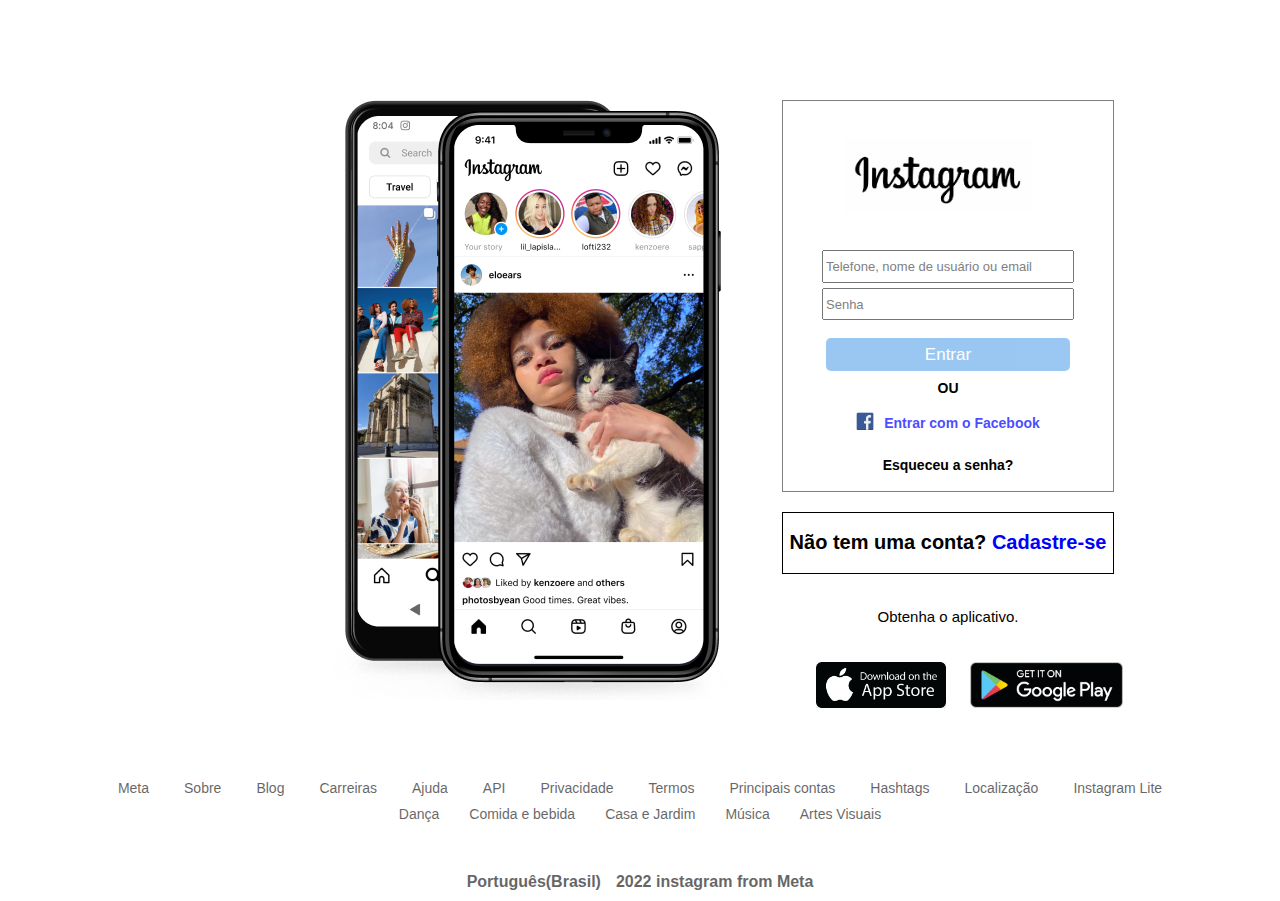
<file: index.html>
<!DOCTYPE html>
<html lang="pt-BR">
<head>
    <meta charset="UTF-8">
    <meta http-equiv="X-UA-Compatible" content="IE=edge">
    <meta name="viewport" content="width=device-width, initial-scale=1.0">
    <title>Instagram</title>
    <link href="/styles/styles.css" rel="Stylesheet" >
    <link href="/styles/stylesheet.css" rel="Stylesheet" >
</head>
<body>
<header>
    <section id="photos">

        <a id="photoMain1">
            Imagem Instagram
            <a id="photoMain2">Imagem Instagram</a>
        </a>
            </div>
    </section>


 <div id="boxInsta">
    <navbar id="menuLateral"> 
       
    <div id="boxCadast">
            <a id="nameInsta">Instagram</a>
            
            <div id="wilds">
            <input id="wilds1" type="email" placeholder="Telefone, nome de usuário ou email"/>
            <input id="wilds2" type="password" placeholder="Senha"/>
            </div>

            <button id="btn-login" type="submit">Entrar</button>

            <h1 id="talvesAqui"> OU </h1>

           
            <div id="loginBox">
                <a id="facebookIcon" >facebook</a>
            <a id="loginFacebook">Entrar com o Facebook</a>
                </div>
            <h1 id="esqueceuSenha"> Esqueceu a senha?</h1>
        </div>
    </navbar>

      <section id="lastBox">
        <h1>Não tem uma conta? <a id="cadastro">Cadastre-se</a></h1>
    </section> 
        <div id="textParagraph1">
        <p id="textParagraph">Obtenha o aplicativo.</p>
        </div>
        <span id="downloadApp">
            <div id="boxImg">
        <a id="appleStore">AppleStore</a>
        <a id="playStore">PlayStore</a>
        </div>
    </span> 
    
</div>

</header>

<nav id="instaOptions">
    <div id="listOne">
    <a>Meta</a>
    <a>Sobre</a>
    <a>Blog</a>
    <a>Carreiras</a>
    <a>Ajuda</a>
    <a>API</a>
    <a>Privacidade</a>
    <a>Termos</a>
    <a>Principais contas</a>
    <a>Hashtags</a>
    <a>Localização</a>
    <a>Instagram Lite</a>
    </div>

    <div id="listTwo">
        <a>Dança</a>
        <a>Comida e bebida</a>
        <a>Casa e Jardim</a>
        <a>Música</a>
        <a>Artes Visuais</a>
        </div>

        <div id="idiomas">
            <h1>Português(Brasil) </h1>
            <h1> 2022 instagram from Meta</h1>

        </div>
</nav>

  
</body>
</html>
</file>
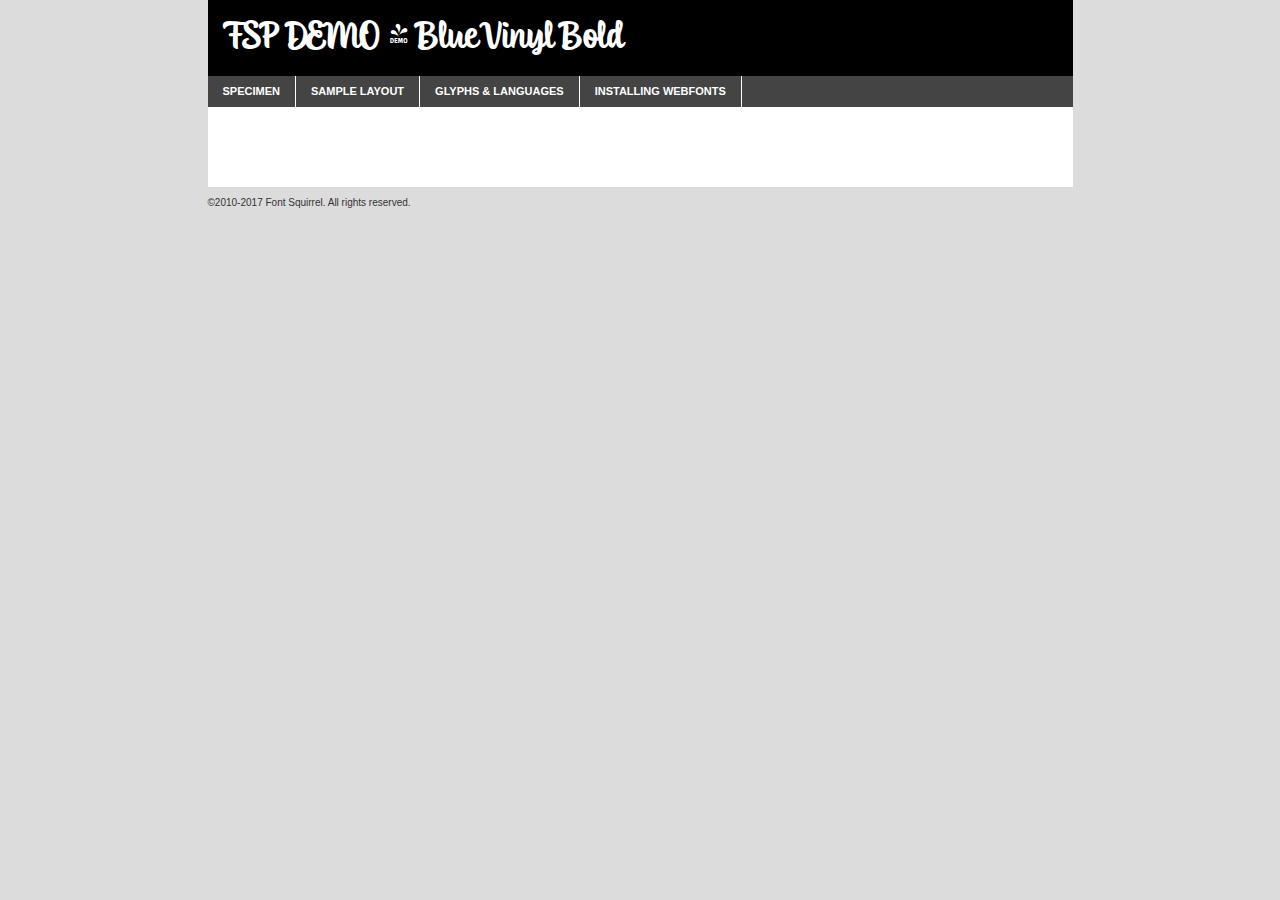
<file: public/fonts/webfontkit-20220504-111923/fontspring-demo-blue_vinyl_bold_ps_ot-demo.html>
<!DOCTYPE html PUBLIC "-//W3C//DTD XHTML 1.0 Transitional//EN"
	"http://www.w3.org/TR/xhtml1/DTD/xhtml1-transitional.dtd">

<html xmlns="http://www.w3.org/1999/xhtml" xml:lang="en" lang="en">
<head>
	<meta http-equiv="Content-Type" content="text/html; charset=utf-8" />
	<script src="http://ajax.googleapis.com/ajax/libs/jquery/1.7.2/jquery.min.js" type="text/javascript" charset="utf-8"></script>
	<script type="text/javascript">
	(function($){$.fn.easyTabs=function(option){var param=jQuery.extend({fadeSpeed:"fast",defaultContent:1,activeClass:'active'},option);$(this).each(function(){var thisId="#"+this.id;if(param.defaultContent==''){param.defaultContent=1;}
	if(typeof param.defaultContent=="number")
	{var defaultTab=$(thisId+" .tabs li:eq("+(param.defaultContent-1)+") a").attr('href').substr(1);}else{var defaultTab=param.defaultContent;}
	$(thisId+" .tabs li a").each(function(){var tabToHide=$(this).attr('href').substr(1);$("#"+tabToHide).addClass('easytabs-tab-content');});hideAll();changeContent(defaultTab);function hideAll(){$(thisId+" .easytabs-tab-content").hide();}
	function changeContent(tabId){hideAll();$(thisId+" .tabs li").removeClass(param.activeClass);$(thisId+" .tabs li a[href=#"+tabId+"]").closest('li').addClass(param.activeClass);if(param.fadeSpeed!="none")
	{$(thisId+" #"+tabId).fadeIn(param.fadeSpeed);}else{$(thisId+" #"+tabId).show();}}
	$(thisId+" .tabs li").click(function(){var tabId=$(this).find('a').attr('href').substr(1);changeContent(tabId);return false;});});}})(jQuery);
	</script>
	<link rel="stylesheet" href="specimen_files/specimen_stylesheet.css" type="text/css" charset="utf-8" />
	<link rel="stylesheet" href="stylesheet.css" type="text/css" charset="utf-8" />

	<style type="text/css">
					body{
				font-family: 'fontspring_demo_-_blue_vinyBd';
							}
		</style>

	<title>FSP DEMO - Blue Vinyl Bold Specimen</title>
	
	
	<script type="text/javascript" charset="utf-8">
		$(document).ready(function() {
			$('#container').easyTabs({defaultContent:1});
		});
	</script>
</head>

<body>
<div id="container">
	<div id="header">
		FSP DEMO - Blue Vinyl Bold	</div>
	<ul class="tabs">
		<li><a href="#specimen">Specimen</a></li>
		<li><a href="#layout">Sample Layout</a></li>
				<li><a href="#glyphs">Glyphs &amp; Languages</a></li>
		<li><a href="#installing">Installing Webfonts</a></li>
		
	</ul>
	
	<div id="main_content">

		
			<div id="specimen">
		
				<div class="section">
					<div class="grid12 firstcol">
						<div class="huge">AaBb</div>
					</div>
				</div>
		
				<div class="section">
					<div class="glyph_range">A&#x200B;B&#x200b;C&#x200b;D&#x200b;E&#x200b;F&#x200b;G&#x200b;H&#x200b;I&#x200b;J&#x200b;K&#x200b;L&#x200b;M&#x200b;N&#x200b;O&#x200b;P&#x200b;Q&#x200b;R&#x200b;S&#x200b;T&#x200b;U&#x200b;V&#x200b;W&#x200b;X&#x200b;Y&#x200b;Z&#x200b;a&#x200b;b&#x200b;c&#x200b;d&#x200b;e&#x200b;f&#x200b;g&#x200b;h&#x200b;i&#x200b;j&#x200b;k&#x200b;l&#x200b;m&#x200b;n&#x200b;o&#x200b;p&#x200b;q&#x200b;r&#x200b;s&#x200b;t&#x200b;u&#x200b;v&#x200b;w&#x200b;x&#x200b;y&#x200b;z&#x200b;1&#x200b;2&#x200b;3&#x200b;4&#x200b;5&#x200b;6&#x200b;7&#x200b;8&#x200b;9&#x200b;0&#x200b;&amp;&#x200b;.&#x200b;,&#x200b;?&#x200b;!&#x200b;&#64;&#x200b;(&#x200b;)&#x200b;#&#x200b;$&#x200b;%&#x200b;*&#x200b;+&#x200b;-&#x200b;=&#x200b;:&#x200b;;</div>
				</div>
				<div class="section">
					<div class="grid12 firstcol">
						<table class="sample_table">
							<tr><td>10</td><td class="size10">abcdefghijklmnopqrstuvwxyzABCDEFGHIJKLMNOPQRSTUVWXYZ0123456789abcdefghijklmnopqrstuvwxyzABCDEFGHIJKLMNOPQRSTUVWXYZ0123456789abcdefghijklmnopqrstuvwxyzABCDEFGHIJKLMNOPQRSTUVWXYZ</td></tr>
							<tr><td>11</td><td class="size11">abcdefghijklmnopqrstuvwxyzABCDEFGHIJKLMNOPQRSTUVWXYZ0123456789abcdefghijklmnopqrstuvwxyzABCDEFGHIJKLMNOPQRSTUVWXYZ0123456789abcdefghijklmnopqrstuvwxyzABCDEFGHIJKLMNOPQRSTUVWXYZ</td></tr>
							<tr><td>12</td><td class="size12">abcdefghijklmnopqrstuvwxyzABCDEFGHIJKLMNOPQRSTUVWXYZ0123456789abcdefghijklmnopqrstuvwxyzABCDEFGHIJKLMNOPQRSTUVWXYZ0123456789abcdefghijklmnopqrstuvwxyzABCDEFGHIJKLMNOPQRSTUVWXYZ</td></tr>
							<tr><td>13</td><td class="size13">abcdefghijklmnopqrstuvwxyzABCDEFGHIJKLMNOPQRSTUVWXYZ0123456789abcdefghijklmnopqrstuvwxyzABCDEFGHIJKLMNOPQRSTUVWXYZ0123456789abcdefghijklmnopqrstuvwxyzABCDEFGHIJKLMNOPQRSTUVWXYZ</td></tr>
							<tr><td>14</td><td class="size14">abcdefghijklmnopqrstuvwxyzABCDEFGHIJKLMNOPQRSTUVWXYZ0123456789abcdefghijklmnopqrstuvwxyzABCDEFGHIJKLMNOPQRSTUVWXYZ0123456789abcdefghijklmnopqrstuvwxyzABCDEFGHIJKLMNOPQRSTUVWXYZ</td></tr>
							<tr><td>16</td><td class="size16">abcdefghijklmnopqrstuvwxyzABCDEFGHIJKLMNOPQRSTUVWXYZ0123456789abcdefghijklmnopqrstuvwxyzABCDEFGHIJKLMNOPQRSTUVWXYZ</td></tr>
							<tr><td>18</td><td class="size18">abcdefghijklmnopqrstuvwxyzABCDEFGHIJKLMNOPQRSTUVWXYZ0123456789abcdefghijklmnopqrstuvwxyzABCDEFGHIJKLMNOPQRSTUVWXYZ</td></tr>
							<tr><td>20</td><td class="size20">abcdefghijklmnopqrstuvwxyzABCDEFGHIJKLMNOPQRSTUVWXYZ0123456789abcdefghijklmnopqrstuvwxyzABCDEFGHIJKLMNOPQRSTUVWXYZ</td></tr>
							<tr><td>24</td><td class="size24">abcdefghijklmnopqrstuvwxyzABCDEFGHIJKLMNOPQRSTUVWXYZ0123456789abcdefghijklmnopqrstuvwxyzABCDEFGHIJKLMNOPQRSTUVWXYZ</td></tr>
							<tr><td>30</td><td class="size30">abcdefghijklmnopqrstuvwxyzABCDEFGHIJKLMNOPQRSTUVWXYZ0123456789abcdefghijklmnopqrstuvwxyzABCDEFGHIJKLMNOPQRSTUVWXYZ</td></tr>
							<tr><td>36</td><td class="size36">abcdefghijklmnopqrstuvwxyzABCDEFGHIJKLMNOPQRSTUVWXYZ0123456789abcdefghijklmnopqrstuvwxyzABCDEFGHIJKLMNOPQRSTUVWXYZ</td></tr>
							<tr><td>48</td><td class="size48">abcdefghijklmnopqrstuvwxyzABCDEFGHIJKLMNOPQRSTUVWXYZ0123456789abcdefghijklmnopqrstuvwxyzABCDEFGHIJKLMNOPQRSTUVWXYZ</td></tr>
							<tr><td>60</td><td class="size60">abcdefghijklmnopqrstuvwxyzABCDEFGHIJKLMNOPQRSTUVWXYZ0123456789abcdefghijklmnopqrstuvwxyzABCDEFGHIJKLMNOPQRSTUVWXYZ</td></tr>
							<tr><td>72</td><td class="size72">abcdefghijklmnopqrstuvwxyzABCDEFGHIJKLMNOPQRSTUVWXYZ0123456789abcdefghijklmnopqrstuvwxyzABCDEFGHIJKLMNOPQRSTUVWXYZ</td></tr>
							<tr><td>90</td><td class="size90">abcdefghijklmnopqrstuvwxyzABCDEFGHIJKLMNOPQRSTUVWXYZ0123456789abcdefghijklmnopqrstuvwxyzABCDEFGHIJKLMNOPQRSTUVWXYZ</td></tr>
						</table>
				
					</div>
			
				</div>
		
		
		
								<div class="section" id="bodycomparison">


										<div id="xheight">
				<div class="fontbody">&#x25FC;&#x25FC;&#x25FC;&#x25FC;&#x25FC;&#x25FC;&#x25FC;&#x25FC;&#x25FC;&#x25FC;&#x25FC;&#x25FC;&#x25FC;&#x25FC;&#x25FC;&#x25FC;&#x25FC;&#x25FC;&#x25FC;&#x25FC;&#x25FC;&#x25FC;&#x25FC;&#x25FC;&#x25FC;&#x25FC;&#x25FC;&#x25FC;&#x25FC;&#x25FC;&#x25FC;&#x25FC;&#x25FC;&#x25FC;&#x25FC;&#x25FC;&#x25FC;&#x25FC;&#x25FC;&#x25FC;&#x25FC;&#x25FC;&#x25FC;&#x25FC;&#x25FC;&#x25FC;&#x25FC;&#x25FC;&#x25FC;&#x25FC;&#x25FC;&#x25FC;&#x25FC;&#x25FC;&#x25FC;&#x25FC;&#x25FC;&#x25FC;&#x25FC;&#x25FC;&#x25FC;&#x25FC;&#x25FC;&#x25FC;&#x25FC;&#x25FC;&#x25FC;&#x25FC;&#x25FC;&#x25FC;&#x25FC;&#x25FC;&#x25FC;&#x25FC;&#x25FC;&#x25FC;&#x25FC;&#x25FC;&#x25FC;&#x25FC;&#x25FC;&#x25FC;&#x25FC;&#x25FC;&#x25FC;&#x25FC;&#x25FC;&#x25FC;&#x25FC;&#x25FC;&#x25FC;&#x25FC;&#x25FC;&#x25FC;&#x25FC;&#x25FC;&#x25FC;&#x25FC;&#x25FC;body</div><div class="arialbody">body</div><div class="verdanabody">body</div><div class="georgiabody">body</div></div>
										<div class="fontbody" style="z-index:1">
											body<span>FSP DEMO - Blue Vinyl Bold</span>
										</div>
										<div class="arialbody" style="z-index:1">
											body<span>Arial</span>
										</div>
										<div class="verdanabody" style="z-index:1">
											body<span>Verdana</span>
										</div>
										<div class="georgiabody" style="z-index:1">
											body<span>Georgia</span>
										</div>



								</div>
		
		
				<div class="section psample psample_row1" id="">
					
					<div class="grid2 firstcol">
						<p class="size10"><span>10.</span>Aenean lacinia bibendum nulla sed consectetur. Fusce dapibus, tellus ac cursus commodo, tortor mauris condimentum nibh, ut fermentum massa justo sit amet risus. Nullam id dolor id nibh ultricies vehicula ut id elit. Cum sociis natoque penatibus et magnis dis parturient montes, nascetur ridiculus mus. Nulla vitae elit libero, a pharetra augue.</p>
			
					</div>
					<div class="grid3">
						<p class="size11"><span>11.</span>Aenean lacinia bibendum nulla sed consectetur. Fusce dapibus, tellus ac cursus commodo, tortor mauris condimentum nibh, ut fermentum massa justo sit amet risus. Nullam id dolor id nibh ultricies vehicula ut id elit. Cum sociis natoque penatibus et magnis dis parturient montes, nascetur ridiculus mus. Nulla vitae elit libero, a pharetra augue.</p>
			
					</div>
					<div class="grid3">
						<p class="size12"><span>12.</span>Aenean lacinia bibendum nulla sed consectetur. Fusce dapibus, tellus ac cursus commodo, tortor mauris condimentum nibh, ut fermentum massa justo sit amet risus. Nullam id dolor id nibh ultricies vehicula ut id elit. Cum sociis natoque penatibus et magnis dis parturient montes, nascetur ridiculus mus. Nulla vitae elit libero, a pharetra augue.</p>
			
					</div>
					<div class="grid4">
						<p class="size13"><span>13.</span>Aenean lacinia bibendum nulla sed consectetur. Fusce dapibus, tellus ac cursus commodo, tortor mauris condimentum nibh, ut fermentum massa justo sit amet risus. Nullam id dolor id nibh ultricies vehicula ut id elit. Cum sociis natoque penatibus et magnis dis parturient montes, nascetur ridiculus mus. Nulla vitae elit libero, a pharetra augue.</p>
			
					</div>
					<div class="white_blend"></div>
					
				</div>
				<div class="section psample psample_row2" id="">
					<div class="grid3 firstcol">
						<p class="size14"><span>14.</span>Aenean lacinia bibendum nulla sed consectetur. Fusce dapibus, tellus ac cursus commodo, tortor mauris condimentum nibh, ut fermentum massa justo sit amet risus. Nullam id dolor id nibh ultricies vehicula ut id elit. Cum sociis natoque penatibus et magnis dis parturient montes, nascetur ridiculus mus. Nulla vitae elit libero, a pharetra augue.</p>
			
					</div>
					<div class="grid4">
						<p class="size16"><span>16.</span>Aenean lacinia bibendum nulla sed consectetur. Fusce dapibus, tellus ac cursus commodo, tortor mauris condimentum nibh, ut fermentum massa justo sit amet risus. Nullam id dolor id nibh ultricies vehicula ut id elit. Cum sociis natoque penatibus et magnis dis parturient montes, nascetur ridiculus mus. Nulla vitae elit libero, a pharetra augue.</p>
			
					</div>
					<div class="grid5">
						<p class="size18"><span>18.</span>Aenean lacinia bibendum nulla sed consectetur. Fusce dapibus, tellus ac cursus commodo, tortor mauris condimentum nibh, ut fermentum massa justo sit amet risus. Nullam id dolor id nibh ultricies vehicula ut id elit. Cum sociis natoque penatibus et magnis dis parturient montes, nascetur ridiculus mus. Nulla vitae elit libero, a pharetra augue.</p>
			
					</div>

					<div class="white_blend"></div>

				</div>
				
				<div class="section psample psample_row3" id="">
					<div class="grid5 firstcol">
						<p class="size20"><span>20.</span>Aenean lacinia bibendum nulla sed consectetur. Fusce dapibus, tellus ac cursus commodo, tortor mauris condimentum nibh, ut fermentum massa justo sit amet risus. Nullam id dolor id nibh ultricies vehicula ut id elit. Cum sociis natoque penatibus et magnis dis parturient montes, nascetur ridiculus mus. Nulla vitae elit libero, a pharetra augue.</p>
					</div>
					<div class="grid7">
						<p class="size24"><span>24.</span>Aenean lacinia bibendum nulla sed consectetur. Fusce dapibus, tellus ac cursus commodo, tortor mauris condimentum nibh, ut fermentum massa justo sit amet risus. Nullam id dolor id nibh ultricies vehicula ut id elit. Cum sociis natoque penatibus et magnis dis parturient montes, nascetur ridiculus mus. Nulla vitae elit libero, a pharetra augue.</p>
					</div>
					
					<div class="white_blend"></div>
					
				</div>
				
				<div class="section psample psample_row4" id="">
					<div class="grid12 firstcol">
						<p class="size30"><span>30.</span>Aenean lacinia bibendum nulla sed consectetur. Fusce dapibus, tellus ac cursus commodo, tortor mauris condimentum nibh, ut fermentum massa justo sit amet risus. Nullam id dolor id nibh ultricies vehicula ut id elit. Cum sociis natoque penatibus et magnis dis parturient montes, nascetur ridiculus mus. Nulla vitae elit libero, a pharetra augue.</p>
					</div>
					<div class="white_blend"></div>
					
				</div>
				
				
				
				<div class="section psample psample_row1 fullreverse">
					<div class="grid2 firstcol">
						<p class="size10"><span>10.</span>Aenean lacinia bibendum nulla sed consectetur. Fusce dapibus, tellus ac cursus commodo, tortor mauris condimentum nibh, ut fermentum massa justo sit amet risus. Nullam id dolor id nibh ultricies vehicula ut id elit. Cum sociis natoque penatibus et magnis dis parturient montes, nascetur ridiculus mus. Nulla vitae elit libero, a pharetra augue.</p>
			
					</div>
					<div class="grid3">
						<p class="size11"><span>11.</span>Aenean lacinia bibendum nulla sed consectetur. Fusce dapibus, tellus ac cursus commodo, tortor mauris condimentum nibh, ut fermentum massa justo sit amet risus. Nullam id dolor id nibh ultricies vehicula ut id elit. Cum sociis natoque penatibus et magnis dis parturient montes, nascetur ridiculus mus. Nulla vitae elit libero, a pharetra augue.</p>
			
					</div>
					<div class="grid3">
						<p class="size12"><span>12.</span>Aenean lacinia bibendum nulla sed consectetur. Fusce dapibus, tellus ac cursus commodo, tortor mauris condimentum nibh, ut fermentum massa justo sit amet risus. Nullam id dolor id nibh ultricies vehicula ut id elit. Cum sociis natoque penatibus et magnis dis parturient montes, nascetur ridiculus mus. Nulla vitae elit libero, a pharetra augue.</p>
			
					</div>
					<div class="grid4">
						<p class="size13"><span>13.</span>Aenean lacinia bibendum nulla sed consectetur. Fusce dapibus, tellus ac cursus commodo, tortor mauris condimentum nibh, ut fermentum massa justo sit amet risus. Nullam id dolor id nibh ultricies vehicula ut id elit. Cum sociis natoque penatibus et magnis dis parturient montes, nascetur ridiculus mus. Nulla vitae elit libero, a pharetra augue.</p>
			
					</div>
					<div class="black_blend"></div>
					
				</div>
				
				<div class="section psample psample_row2 fullreverse">
					<div class="grid3 firstcol">
						<p class="size14"><span>14.</span>Aenean lacinia bibendum nulla sed consectetur. Fusce dapibus, tellus ac cursus commodo, tortor mauris condimentum nibh, ut fermentum massa justo sit amet risus. Nullam id dolor id nibh ultricies vehicula ut id elit. Cum sociis natoque penatibus et magnis dis parturient montes, nascetur ridiculus mus. Nulla vitae elit libero, a pharetra augue.</p>
			
					</div>
					<div class="grid4">
						<p class="size16"><span>16.</span>Aenean lacinia bibendum nulla sed consectetur. Fusce dapibus, tellus ac cursus commodo, tortor mauris condimentum nibh, ut fermentum massa justo sit amet risus. Nullam id dolor id nibh ultricies vehicula ut id elit. Cum sociis natoque penatibus et magnis dis parturient montes, nascetur ridiculus mus. Nulla vitae elit libero, a pharetra augue.</p>
			
					</div>
					<div class="grid5">
						<p class="size18"><span>18.</span>Aenean lacinia bibendum nulla sed consectetur. Fusce dapibus, tellus ac cursus commodo, tortor mauris condimentum nibh, ut fermentum massa justo sit amet risus. Nullam id dolor id nibh ultricies vehicula ut id elit. Cum sociis natoque penatibus et magnis dis parturient montes, nascetur ridiculus mus. Nulla vitae elit libero, a pharetra augue.</p>
			
					</div>
					<div class="black_blend"></div>

				</div>
				
				<div class="section psample fullreverse psample_row3" id="">
					<div class="grid5 firstcol">
						<p class="size20"><span>20.</span>Aenean lacinia bibendum nulla sed consectetur. Fusce dapibus, tellus ac cursus commodo, tortor mauris condimentum nibh, ut fermentum massa justo sit amet risus. Nullam id dolor id nibh ultricies vehicula ut id elit. Cum sociis natoque penatibus et magnis dis parturient montes, nascetur ridiculus mus. Nulla vitae elit libero, a pharetra augue.</p>
					</div>
					<div class="grid7">
						<p class="size24"><span>24.</span>Aenean lacinia bibendum nulla sed consectetur. Fusce dapibus, tellus ac cursus commodo, tortor mauris condimentum nibh, ut fermentum massa justo sit amet risus. Nullam id dolor id nibh ultricies vehicula ut id elit. Cum sociis natoque penatibus et magnis dis parturient montes, nascetur ridiculus mus. Nulla vitae elit libero, a pharetra augue.</p>
					</div>
					
					<div class="black_blend"></div>
					
				</div>
				
				<div class="section psample fullreverse psample_row4" id="" style="border-bottom: 20px #000 solid;">
					<div class="grid12 firstcol">
						<p class="size30"><span>30.</span>Aenean lacinia bibendum nulla sed consectetur. Fusce dapibus, tellus ac cursus commodo, tortor mauris condimentum nibh, ut fermentum massa justo sit amet risus. Nullam id dolor id nibh ultricies vehicula ut id elit. Cum sociis natoque penatibus et magnis dis parturient montes, nascetur ridiculus mus. Nulla vitae elit libero, a pharetra augue.</p>
					</div>
					<div class="black_blend"></div>
					
				</div>
				
				
				
				
			</div>
			
			<div id="layout">
				
				<div class="section">
					
					<div class="grid12 firstcol">
						<h1>Lorem Ipsum Dolor</h1>
						<h2>Etiam porta sem malesuada magna mollis euismod</h2>
						
						<p class="byline">By <a href="#link">Aenean Lacinia</a></p>
					</div>
				</div>
				<div class="section">
					<div class="grid8 firstcol">
						<p class="large">Donec sed odio dui. Morbi leo risus, porta ac consectetur ac, vestibulum at eros. Fusce dapibus, tellus ac cursus commodo, tortor mauris condimentum nibh, ut fermentum massa justo sit amet risus. </p>

						
						<h3>Pellentesque ornare sem</h3>

						<p>Maecenas sed diam eget risus varius blandit sit amet non magna. Maecenas faucibus mollis interdum. Donec ullamcorper nulla non metus auctor fringilla. Nullam id dolor id nibh ultricies vehicula ut id elit. Nullam id dolor id nibh ultricies vehicula ut id elit. </p>

						<p>Aenean eu leo quam. Pellentesque ornare sem lacinia quam venenatis vestibulum. Lorem ipsum dolor sit amet, consectetur adipiscing elit. Cum sociis natoque penatibus et magnis dis parturient montes, nascetur ridiculus mus. </p>

						<p>Nulla vitae elit libero, a pharetra augue. Praesent commodo cursus magna, vel scelerisque nisl consectetur et. Aenean lacinia bibendum nulla sed consectetur. </p>

						<p>Nullam quis risus eget urna mollis ornare vel eu leo. Nullam quis risus eget urna mollis ornare vel eu leo. Maecenas sed diam eget risus varius blandit sit amet non magna. Donec ullamcorper nulla non metus auctor fringilla. </p>

						<h3>Cras mattis consectetur</h3>

						<p>Aenean eu leo quam. Pellentesque ornare sem lacinia quam venenatis vestibulum. Aenean lacinia bibendum nulla sed consectetur. Integer posuere erat a ante venenatis dapibus posuere velit aliquet. Cras mattis consectetur purus sit amet fermentum. </p>

						<p>Nullam id dolor id nibh ultricies vehicula ut id elit. Nullam quis risus eget urna mollis ornare vel eu leo. Cras mattis consectetur purus sit amet fermentum.</p>
					</div>
					
					<div class="grid4 sidebar">
						
						<div class="box reverse">
							<p class="last">Nullam quis risus eget urna mollis ornare vel eu leo. Donec ullamcorper nulla non metus auctor fringilla. Cras mattis consectetur purus sit amet fermentum. Sed posuere consectetur est at lobortis. Lorem ipsum dolor sit amet, consectetur adipiscing elit. </p>
						</div>
						
						<p class="caption">Maecenas sed diam eget risus varius.</p>

						<p>Vestibulum id ligula porta felis euismod semper. Integer posuere erat a ante venenatis dapibus posuere velit aliquet. Vestibulum id ligula porta felis euismod semper. Sed posuere consectetur est at lobortis. Maecenas sed diam eget risus varius blandit sit amet non magna. Fusce dapibus, tellus ac cursus commodo, tortor mauris condimentum nibh, ut fermentum massa justo sit amet risus. </p>

					

						<p>Duis mollis, est non commodo luctus, nisi erat porttitor ligula, eget lacinia odio sem nec elit. Aenean lacinia bibendum nulla sed consectetur. Vivamus sagittis lacus vel augue laoreet rutrum faucibus dolor auctor. Aenean lacinia bibendum nulla sed consectetur. Nullam quis risus eget urna mollis ornare vel eu leo. </p>

						<p>Praesent commodo cursus magna, vel scelerisque nisl consectetur et. Donec ullamcorper nulla non metus auctor fringilla. Maecenas faucibus mollis interdum. Fusce dapibus, tellus ac cursus commodo, tortor mauris condimentum nibh, ut fermentum massa justo sit amet risus. </p>

					</div>
				</div>
				
			</div>


			



		<div id="glyphs">
			<div class="section">
				<div class="grid12 firstcol">
			
				<h1>Language Support</h1>
				<p>The subset of FSP DEMO - Blue Vinyl Bold in this kit supports the following languages:<br />
			
					English, Arrernte, Bislama, Cebuano, Fijian, Gilbertese, Hmong, Ibanag, Iloko_ilokano, Interglossa_glosa, Interlingua, Lojban, Norfolk_pitcairnese, Oromo, Rotokas, Seychelles_creole, Shona, Somali, Southern_ndebele, Swahili, Swati_swazi, Tok_pisin, Warlpiri, Xhosa, Zulu, Latinbasic, Ubasic, Demo				</p>
				<h1>Glyph Chart</h1>
				<p>The subset of FSP DEMO - Blue Vinyl Bold in this kit includes all the glyphs listed below. Unicode entities are included above each glyph to help you insert individual characters into your layout.</p>
				<div id="glyph_chart">
			
																				 <div><p>&amp;#32;</p>&#32;</div>
																				 <div><p>&amp;#33;</p>&#33;</div>
																				 <div><p>&amp;#34;</p>&#34;</div>
																				 <div><p>&amp;#35;</p>&#35;</div>
																				 <div><p>&amp;#36;</p>&#36;</div>
																				 <div><p>&amp;#37;</p>&#37;</div>
																				 <div><p>&amp;#38;</p>&#38;</div>
																				 <div><p>&amp;#39;</p>&#39;</div>
																				 <div><p>&amp;#40;</p>&#40;</div>
																				 <div><p>&amp;#41;</p>&#41;</div>
																				 <div><p>&amp;#42;</p>&#42;</div>
																				 <div><p>&amp;#43;</p>&#43;</div>
																				 <div><p>&amp;#44;</p>&#44;</div>
																				 <div><p>&amp;#45;</p>&#45;</div>
																				 <div><p>&amp;#46;</p>&#46;</div>
																				 <div><p>&amp;#47;</p>&#47;</div>
																				 <div><p>&amp;#48;</p>&#48;</div>
																				 <div><p>&amp;#49;</p>&#49;</div>
																				 <div><p>&amp;#50;</p>&#50;</div>
																				 <div><p>&amp;#51;</p>&#51;</div>
																				 <div><p>&amp;#52;</p>&#52;</div>
																				 <div><p>&amp;#53;</p>&#53;</div>
																				 <div><p>&amp;#54;</p>&#54;</div>
																				 <div><p>&amp;#55;</p>&#55;</div>
																				 <div><p>&amp;#56;</p>&#56;</div>
																				 <div><p>&amp;#57;</p>&#57;</div>
																				 <div><p>&amp;#58;</p>&#58;</div>
																				 <div><p>&amp;#59;</p>&#59;</div>
																				 <div><p>&amp;#60;</p>&#60;</div>
																				 <div><p>&amp;#61;</p>&#61;</div>
																				 <div><p>&amp;#62;</p>&#62;</div>
																				 <div><p>&amp;#63;</p>&#63;</div>
																				 <div><p>&amp;#64;</p>&#64;</div>
																				 <div><p>&amp;#65;</p>&#65;</div>
																				 <div><p>&amp;#66;</p>&#66;</div>
																				 <div><p>&amp;#67;</p>&#67;</div>
																				 <div><p>&amp;#68;</p>&#68;</div>
																				 <div><p>&amp;#69;</p>&#69;</div>
																				 <div><p>&amp;#70;</p>&#70;</div>
																				 <div><p>&amp;#71;</p>&#71;</div>
																				 <div><p>&amp;#72;</p>&#72;</div>
																				 <div><p>&amp;#73;</p>&#73;</div>
																				 <div><p>&amp;#74;</p>&#74;</div>
																				 <div><p>&amp;#75;</p>&#75;</div>
																				 <div><p>&amp;#76;</p>&#76;</div>
																				 <div><p>&amp;#77;</p>&#77;</div>
																				 <div><p>&amp;#78;</p>&#78;</div>
																				 <div><p>&amp;#79;</p>&#79;</div>
																				 <div><p>&amp;#80;</p>&#80;</div>
																				 <div><p>&amp;#81;</p>&#81;</div>
																				 <div><p>&amp;#82;</p>&#82;</div>
																				 <div><p>&amp;#83;</p>&#83;</div>
																				 <div><p>&amp;#84;</p>&#84;</div>
																				 <div><p>&amp;#85;</p>&#85;</div>
																				 <div><p>&amp;#86;</p>&#86;</div>
																				 <div><p>&amp;#87;</p>&#87;</div>
																				 <div><p>&amp;#88;</p>&#88;</div>
																				 <div><p>&amp;#89;</p>&#89;</div>
																				 <div><p>&amp;#90;</p>&#90;</div>
																				 <div><p>&amp;#91;</p>&#91;</div>
																				 <div><p>&amp;#92;</p>&#92;</div>
																				 <div><p>&amp;#93;</p>&#93;</div>
																				 <div><p>&amp;#94;</p>&#94;</div>
																				 <div><p>&amp;#95;</p>&#95;</div>
																				 <div><p>&amp;#96;</p>&#96;</div>
																				 <div><p>&amp;#97;</p>&#97;</div>
																				 <div><p>&amp;#98;</p>&#98;</div>
																				 <div><p>&amp;#99;</p>&#99;</div>
																				 <div><p>&amp;#100;</p>&#100;</div>
																				 <div><p>&amp;#101;</p>&#101;</div>
																				 <div><p>&amp;#102;</p>&#102;</div>
																				 <div><p>&amp;#103;</p>&#103;</div>
																				 <div><p>&amp;#104;</p>&#104;</div>
																				 <div><p>&amp;#105;</p>&#105;</div>
																				 <div><p>&amp;#106;</p>&#106;</div>
																				 <div><p>&amp;#107;</p>&#107;</div>
																				 <div><p>&amp;#108;</p>&#108;</div>
																				 <div><p>&amp;#109;</p>&#109;</div>
																				 <div><p>&amp;#110;</p>&#110;</div>
																				 <div><p>&amp;#111;</p>&#111;</div>
																				 <div><p>&amp;#112;</p>&#112;</div>
																				 <div><p>&amp;#113;</p>&#113;</div>
																				 <div><p>&amp;#114;</p>&#114;</div>
																				 <div><p>&amp;#115;</p>&#115;</div>
																				 <div><p>&amp;#116;</p>&#116;</div>
																				 <div><p>&amp;#117;</p>&#117;</div>
																				 <div><p>&amp;#118;</p>&#118;</div>
																				 <div><p>&amp;#119;</p>&#119;</div>
																				 <div><p>&amp;#120;</p>&#120;</div>
																				 <div><p>&amp;#121;</p>&#121;</div>
																				 <div><p>&amp;#122;</p>&#122;</div>
																				 <div><p>&amp;#123;</p>&#123;</div>
																				 <div><p>&amp;#124;</p>&#124;</div>
																				 <div><p>&amp;#125;</p>&#125;</div>
																				 <div><p>&amp;#126;</p>&#126;</div>
																				 <div><p>&amp;#160;</p>&#160;</div>
																				 <div><p>&amp;#173;</p>&#173;</div>
																				 <div><p>&amp;#8192;</p>&#8192;</div>
																				 <div><p>&amp;#8193;</p>&#8193;</div>
																				 <div><p>&amp;#8194;</p>&#8194;</div>
																				 <div><p>&amp;#8195;</p>&#8195;</div>
																				 <div><p>&amp;#8196;</p>&#8196;</div>
																				 <div><p>&amp;#8197;</p>&#8197;</div>
																				 <div><p>&amp;#8198;</p>&#8198;</div>
																				 <div><p>&amp;#8199;</p>&#8199;</div>
																				 <div><p>&amp;#8200;</p>&#8200;</div>
																				 <div><p>&amp;#8201;</p>&#8201;</div>
																				 <div><p>&amp;#8202;</p>&#8202;</div>
																				 <div><p>&amp;#8208;</p>&#8208;</div>
																				 <div><p>&amp;#8209;</p>&#8209;</div>
																				 <div><p>&amp;#8210;</p>&#8210;</div>
																				 <div><p>&amp;#8211;</p>&#8211;</div>
																				 <div><p>&amp;#8212;</p>&#8212;</div>
																				 <div><p>&amp;#8239;</p>&#8239;</div>
																				 <div><p>&amp;#8287;</p>&#8287;</div>
																				 <div><p>&amp;#9724;</p>&#9724;</div>
																																																</div>	
				</div>
		
		
			</div>
		</div>
		
		
		<div id="specs">
			
		</div>
	
		<div id="installing">
			<div class="section">
				<div class="grid7 firstcol">
					<h1>Installing Webfonts</h1>
					
					<p>Webfonts are supported by all major browser platforms but not all in the same way. There are currently four different font formats that must be included in order to target all browsers. This includes TTF, WOFF, EOT and SVG.</p>
					
					<h2>1. Upload your webfonts</h2>
					<p>You must upload your webfont kit to your website. They should be in or near the same directory as your CSS files.</p>
					
					<h2>2. Include the webfont stylesheet</h2>
					<p>A special CSS @font-face declaration helps the various browsers select the appropriate font it needs without causing you a bunch of headaches. Learn more about this syntax by reading the <a href="https://www.fontspring.com/blog/further-hardening-of-the-bulletproof-syntax">Fontspring blog post</a> about it. The code for it is as follows:</p>


<code>
@font-face{ 
	font-family: 'MyWebFont';
	src: url('WebFont.eot');
	src: url('WebFont.eot?#iefix') format('embedded-opentype'),
	     url('WebFont.woff') format('woff'),
	     url('WebFont.ttf') format('truetype'),
	     url('WebFont.svg#webfont') format('svg');
}
</code>

	<p>We've already gone ahead and generated the code for you. All you have to do is link to the stylesheet in your HTML, like this:</p>
	<code>&lt;link rel=&quot;stylesheet&quot; href=&quot;stylesheet.css&quot; type=&quot;text/css&quot; charset=&quot;utf-8&quot; /&gt;</code>

					<h2>3. Modify your own stylesheet</h2>
					<p>To take advantage of your new fonts, you must tell your stylesheet to use them. Look at the original @font-face declaration above and find the property called "font-family." The name linked there will be what you use to reference the font. Prepend that webfont name to the font stack in the "font-family" property, inside the selector you want to change. For example:</p>
<code>p { font-family: 'WebFont', Arial, sans-serif; }</code>

<h2>4. Test</h2>
<p>Getting webfonts to work cross-browser <em>can</em> be tricky. Use the information in the sidebar to help you if you find that fonts aren't loading in a particular browser.</p>
				</div>
				
				<div class="grid5 sidebar">
					<div class="box">
						<h2>Troubleshooting<br />Font-Face Problems</h2>
						<p>Having trouble getting your webfonts to load in your new website? Here are some tips to sort out what might be the problem.</p>

						<h3>Fonts not showing in any browser</h3>

						<p>This sounds like you need to work on the plumbing. You either did not upload the fonts to the correct directory, or you did not link the fonts properly in the CSS. If you've confirmed that all this is correct and you still have a problem, take a look at your .htaccess file and see if requests are getting intercepted.</p>

						<h3>Fonts not loading in iPhone or iPad</h3>

						<p>The most common problem here is that you are serving the fonts from an IIS server. IIS refuses to serve files that have unknown MIME types. If that is the case, you must set the MIME type for SVG to "image/svg+xml" in the server settings. Follow these instructions from Microsoft if you need help.</p>

						<h3>Fonts not loading in Firefox</h3>

						<p>The primary reason for this failure? You are still using a version Firefox older than 3.5. So upgrade already! If that isn't it, then you are very likely serving fonts from a different domain. Firefox requires that all font assets be served from the same domain. Lastly it is possible that you need to add WOFF to your list of MIME types (if you are serving via IIS.)</p>

						<h3>Fonts not loading in IE</h3>

						<p>Are you looking at Internet Explorer on an actual Windows machine or are you cheating by using a service like Adobe BrowserLab? Many of these screenshot services do not render @font-face for IE. Best to test it on a real machine.</p>

						<h3>Fonts not loading in IE9</h3>

						<p>IE9, like Firefox, requires that fonts be served from the same domain as the website. Make sure that is the case.</p>
					</div>
				</div>
			</div>
			
		</div>
	
	</div>
	<div id="footer">
		<p>&copy;2010-2017 Font Squirrel. All rights reserved.</p>
	</div>
</div>
</body>
</html>
</file>
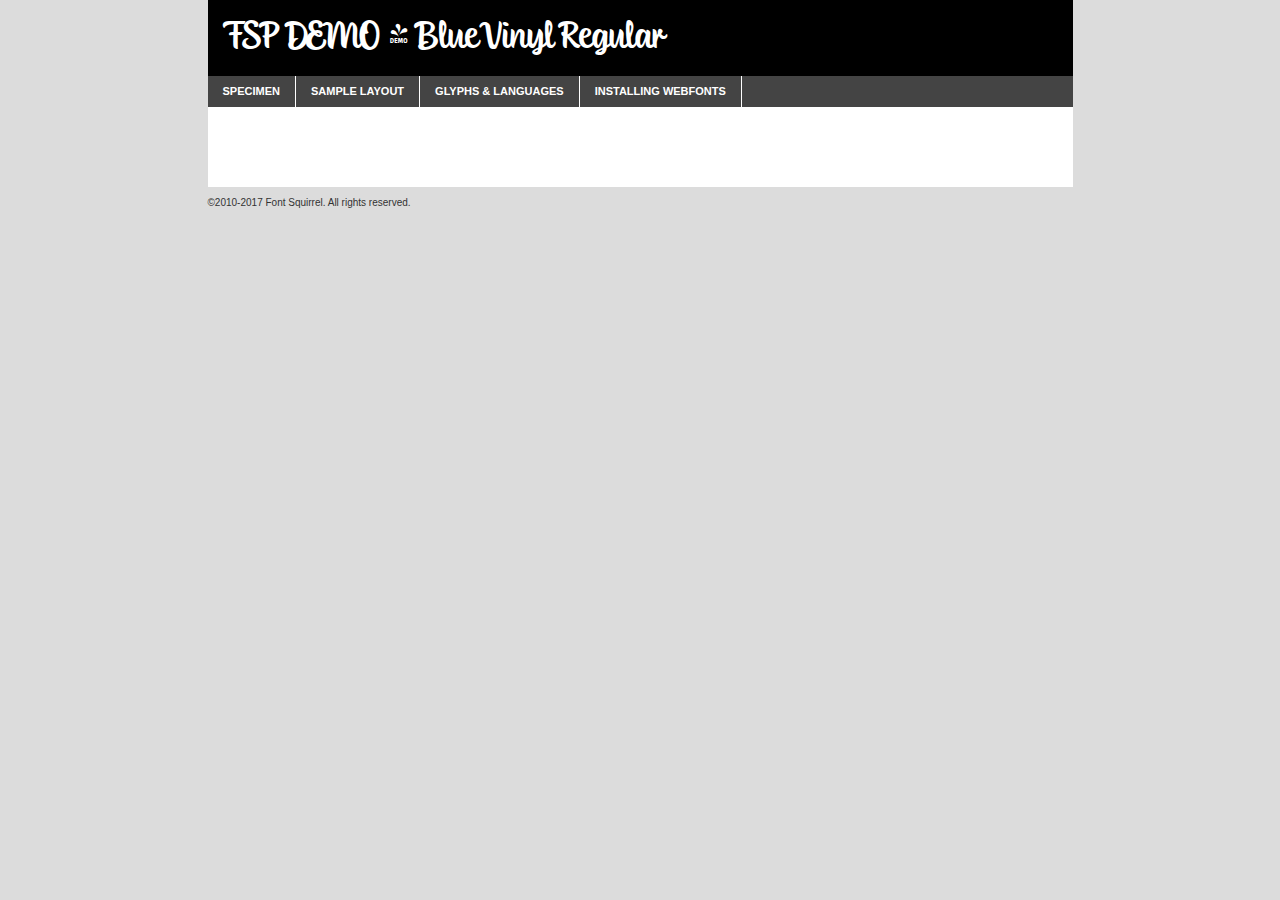
<file: public/fonts/webfontkit-20220504-111923/fontspring-demo-blue_vinyl_regular_ps_ot-demo.html>
<!DOCTYPE html PUBLIC "-//W3C//DTD XHTML 1.0 Transitional//EN"
	"http://www.w3.org/TR/xhtml1/DTD/xhtml1-transitional.dtd">

<html xmlns="http://www.w3.org/1999/xhtml" xml:lang="en" lang="en">
<head>
	<meta http-equiv="Content-Type" content="text/html; charset=utf-8" />
	<script src="http://ajax.googleapis.com/ajax/libs/jquery/1.7.2/jquery.min.js" type="text/javascript" charset="utf-8"></script>
	<script type="text/javascript">
	(function($){$.fn.easyTabs=function(option){var param=jQuery.extend({fadeSpeed:"fast",defaultContent:1,activeClass:'active'},option);$(this).each(function(){var thisId="#"+this.id;if(param.defaultContent==''){param.defaultContent=1;}
	if(typeof param.defaultContent=="number")
	{var defaultTab=$(thisId+" .tabs li:eq("+(param.defaultContent-1)+") a").attr('href').substr(1);}else{var defaultTab=param.defaultContent;}
	$(thisId+" .tabs li a").each(function(){var tabToHide=$(this).attr('href').substr(1);$("#"+tabToHide).addClass('easytabs-tab-content');});hideAll();changeContent(defaultTab);function hideAll(){$(thisId+" .easytabs-tab-content").hide();}
	function changeContent(tabId){hideAll();$(thisId+" .tabs li").removeClass(param.activeClass);$(thisId+" .tabs li a[href=#"+tabId+"]").closest('li').addClass(param.activeClass);if(param.fadeSpeed!="none")
	{$(thisId+" #"+tabId).fadeIn(param.fadeSpeed);}else{$(thisId+" #"+tabId).show();}}
	$(thisId+" .tabs li").click(function(){var tabId=$(this).find('a').attr('href').substr(1);changeContent(tabId);return false;});});}})(jQuery);
	</script>
	<link rel="stylesheet" href="specimen_files/specimen_stylesheet.css" type="text/css" charset="utf-8" />
	<link rel="stylesheet" href="stylesheet.css" type="text/css" charset="utf-8" />

	<style type="text/css">
					body{
				font-family: 'fontspring_demo_-_blue_vinyRg';
							}
		</style>

	<title>FSP DEMO - Blue Vinyl Regular Specimen</title>
	
	
	<script type="text/javascript" charset="utf-8">
		$(document).ready(function() {
			$('#container').easyTabs({defaultContent:1});
		});
	</script>
</head>

<body>
<div id="container">
	<div id="header">
		FSP DEMO - Blue Vinyl Regular	</div>
	<ul class="tabs">
		<li><a href="#specimen">Specimen</a></li>
		<li><a href="#layout">Sample Layout</a></li>
				<li><a href="#glyphs">Glyphs &amp; Languages</a></li>
		<li><a href="#installing">Installing Webfonts</a></li>
		
	</ul>
	
	<div id="main_content">

		
			<div id="specimen">
		
				<div class="section">
					<div class="grid12 firstcol">
						<div class="huge">AaBb</div>
					</div>
				</div>
		
				<div class="section">
					<div class="glyph_range">A&#x200B;B&#x200b;C&#x200b;D&#x200b;E&#x200b;F&#x200b;G&#x200b;H&#x200b;I&#x200b;J&#x200b;K&#x200b;L&#x200b;M&#x200b;N&#x200b;O&#x200b;P&#x200b;Q&#x200b;R&#x200b;S&#x200b;T&#x200b;U&#x200b;V&#x200b;W&#x200b;X&#x200b;Y&#x200b;Z&#x200b;a&#x200b;b&#x200b;c&#x200b;d&#x200b;e&#x200b;f&#x200b;g&#x200b;h&#x200b;i&#x200b;j&#x200b;k&#x200b;l&#x200b;m&#x200b;n&#x200b;o&#x200b;p&#x200b;q&#x200b;r&#x200b;s&#x200b;t&#x200b;u&#x200b;v&#x200b;w&#x200b;x&#x200b;y&#x200b;z&#x200b;1&#x200b;2&#x200b;3&#x200b;4&#x200b;5&#x200b;6&#x200b;7&#x200b;8&#x200b;9&#x200b;0&#x200b;&amp;&#x200b;.&#x200b;,&#x200b;?&#x200b;!&#x200b;&#64;&#x200b;(&#x200b;)&#x200b;#&#x200b;$&#x200b;%&#x200b;*&#x200b;+&#x200b;-&#x200b;=&#x200b;:&#x200b;;</div>
				</div>
				<div class="section">
					<div class="grid12 firstcol">
						<table class="sample_table">
							<tr><td>10</td><td class="size10">abcdefghijklmnopqrstuvwxyzABCDEFGHIJKLMNOPQRSTUVWXYZ0123456789abcdefghijklmnopqrstuvwxyzABCDEFGHIJKLMNOPQRSTUVWXYZ0123456789abcdefghijklmnopqrstuvwxyzABCDEFGHIJKLMNOPQRSTUVWXYZ</td></tr>
							<tr><td>11</td><td class="size11">abcdefghijklmnopqrstuvwxyzABCDEFGHIJKLMNOPQRSTUVWXYZ0123456789abcdefghijklmnopqrstuvwxyzABCDEFGHIJKLMNOPQRSTUVWXYZ0123456789abcdefghijklmnopqrstuvwxyzABCDEFGHIJKLMNOPQRSTUVWXYZ</td></tr>
							<tr><td>12</td><td class="size12">abcdefghijklmnopqrstuvwxyzABCDEFGHIJKLMNOPQRSTUVWXYZ0123456789abcdefghijklmnopqrstuvwxyzABCDEFGHIJKLMNOPQRSTUVWXYZ0123456789abcdefghijklmnopqrstuvwxyzABCDEFGHIJKLMNOPQRSTUVWXYZ</td></tr>
							<tr><td>13</td><td class="size13">abcdefghijklmnopqrstuvwxyzABCDEFGHIJKLMNOPQRSTUVWXYZ0123456789abcdefghijklmnopqrstuvwxyzABCDEFGHIJKLMNOPQRSTUVWXYZ0123456789abcdefghijklmnopqrstuvwxyzABCDEFGHIJKLMNOPQRSTUVWXYZ</td></tr>
							<tr><td>14</td><td class="size14">abcdefghijklmnopqrstuvwxyzABCDEFGHIJKLMNOPQRSTUVWXYZ0123456789abcdefghijklmnopqrstuvwxyzABCDEFGHIJKLMNOPQRSTUVWXYZ0123456789abcdefghijklmnopqrstuvwxyzABCDEFGHIJKLMNOPQRSTUVWXYZ</td></tr>
							<tr><td>16</td><td class="size16">abcdefghijklmnopqrstuvwxyzABCDEFGHIJKLMNOPQRSTUVWXYZ0123456789abcdefghijklmnopqrstuvwxyzABCDEFGHIJKLMNOPQRSTUVWXYZ</td></tr>
							<tr><td>18</td><td class="size18">abcdefghijklmnopqrstuvwxyzABCDEFGHIJKLMNOPQRSTUVWXYZ0123456789abcdefghijklmnopqrstuvwxyzABCDEFGHIJKLMNOPQRSTUVWXYZ</td></tr>
							<tr><td>20</td><td class="size20">abcdefghijklmnopqrstuvwxyzABCDEFGHIJKLMNOPQRSTUVWXYZ0123456789abcdefghijklmnopqrstuvwxyzABCDEFGHIJKLMNOPQRSTUVWXYZ</td></tr>
							<tr><td>24</td><td class="size24">abcdefghijklmnopqrstuvwxyzABCDEFGHIJKLMNOPQRSTUVWXYZ0123456789abcdefghijklmnopqrstuvwxyzABCDEFGHIJKLMNOPQRSTUVWXYZ</td></tr>
							<tr><td>30</td><td class="size30">abcdefghijklmnopqrstuvwxyzABCDEFGHIJKLMNOPQRSTUVWXYZ0123456789abcdefghijklmnopqrstuvwxyzABCDEFGHIJKLMNOPQRSTUVWXYZ</td></tr>
							<tr><td>36</td><td class="size36">abcdefghijklmnopqrstuvwxyzABCDEFGHIJKLMNOPQRSTUVWXYZ0123456789abcdefghijklmnopqrstuvwxyzABCDEFGHIJKLMNOPQRSTUVWXYZ</td></tr>
							<tr><td>48</td><td class="size48">abcdefghijklmnopqrstuvwxyzABCDEFGHIJKLMNOPQRSTUVWXYZ0123456789abcdefghijklmnopqrstuvwxyzABCDEFGHIJKLMNOPQRSTUVWXYZ</td></tr>
							<tr><td>60</td><td class="size60">abcdefghijklmnopqrstuvwxyzABCDEFGHIJKLMNOPQRSTUVWXYZ0123456789abcdefghijklmnopqrstuvwxyzABCDEFGHIJKLMNOPQRSTUVWXYZ</td></tr>
							<tr><td>72</td><td class="size72">abcdefghijklmnopqrstuvwxyzABCDEFGHIJKLMNOPQRSTUVWXYZ0123456789abcdefghijklmnopqrstuvwxyzABCDEFGHIJKLMNOPQRSTUVWXYZ</td></tr>
							<tr><td>90</td><td class="size90">abcdefghijklmnopqrstuvwxyzABCDEFGHIJKLMNOPQRSTUVWXYZ0123456789abcdefghijklmnopqrstuvwxyzABCDEFGHIJKLMNOPQRSTUVWXYZ</td></tr>
						</table>
				
					</div>
			
				</div>
		
		
		
								<div class="section" id="bodycomparison">


										<div id="xheight">
				<div class="fontbody">&#x25FC;&#x25FC;&#x25FC;&#x25FC;&#x25FC;&#x25FC;&#x25FC;&#x25FC;&#x25FC;&#x25FC;&#x25FC;&#x25FC;&#x25FC;&#x25FC;&#x25FC;&#x25FC;&#x25FC;&#x25FC;&#x25FC;&#x25FC;&#x25FC;&#x25FC;&#x25FC;&#x25FC;&#x25FC;&#x25FC;&#x25FC;&#x25FC;&#x25FC;&#x25FC;&#x25FC;&#x25FC;&#x25FC;&#x25FC;&#x25FC;&#x25FC;&#x25FC;&#x25FC;&#x25FC;&#x25FC;&#x25FC;&#x25FC;&#x25FC;&#x25FC;&#x25FC;&#x25FC;&#x25FC;&#x25FC;&#x25FC;&#x25FC;&#x25FC;&#x25FC;&#x25FC;&#x25FC;&#x25FC;&#x25FC;&#x25FC;&#x25FC;&#x25FC;&#x25FC;&#x25FC;&#x25FC;&#x25FC;&#x25FC;&#x25FC;&#x25FC;&#x25FC;&#x25FC;&#x25FC;&#x25FC;&#x25FC;&#x25FC;&#x25FC;&#x25FC;&#x25FC;&#x25FC;&#x25FC;&#x25FC;&#x25FC;&#x25FC;&#x25FC;&#x25FC;&#x25FC;&#x25FC;&#x25FC;&#x25FC;&#x25FC;&#x25FC;&#x25FC;&#x25FC;&#x25FC;&#x25FC;&#x25FC;&#x25FC;&#x25FC;&#x25FC;&#x25FC;&#x25FC;&#x25FC;body</div><div class="arialbody">body</div><div class="verdanabody">body</div><div class="georgiabody">body</div></div>
										<div class="fontbody" style="z-index:1">
											body<span>FSP DEMO - Blue Vinyl Regular</span>
										</div>
										<div class="arialbody" style="z-index:1">
											body<span>Arial</span>
										</div>
										<div class="verdanabody" style="z-index:1">
											body<span>Verdana</span>
										</div>
										<div class="georgiabody" style="z-index:1">
											body<span>Georgia</span>
										</div>



								</div>
		
		
				<div class="section psample psample_row1" id="">
					
					<div class="grid2 firstcol">
						<p class="size10"><span>10.</span>Aenean lacinia bibendum nulla sed consectetur. Fusce dapibus, tellus ac cursus commodo, tortor mauris condimentum nibh, ut fermentum massa justo sit amet risus. Nullam id dolor id nibh ultricies vehicula ut id elit. Cum sociis natoque penatibus et magnis dis parturient montes, nascetur ridiculus mus. Nulla vitae elit libero, a pharetra augue.</p>
			
					</div>
					<div class="grid3">
						<p class="size11"><span>11.</span>Aenean lacinia bibendum nulla sed consectetur. Fusce dapibus, tellus ac cursus commodo, tortor mauris condimentum nibh, ut fermentum massa justo sit amet risus. Nullam id dolor id nibh ultricies vehicula ut id elit. Cum sociis natoque penatibus et magnis dis parturient montes, nascetur ridiculus mus. Nulla vitae elit libero, a pharetra augue.</p>
			
					</div>
					<div class="grid3">
						<p class="size12"><span>12.</span>Aenean lacinia bibendum nulla sed consectetur. Fusce dapibus, tellus ac cursus commodo, tortor mauris condimentum nibh, ut fermentum massa justo sit amet risus. Nullam id dolor id nibh ultricies vehicula ut id elit. Cum sociis natoque penatibus et magnis dis parturient montes, nascetur ridiculus mus. Nulla vitae elit libero, a pharetra augue.</p>
			
					</div>
					<div class="grid4">
						<p class="size13"><span>13.</span>Aenean lacinia bibendum nulla sed consectetur. Fusce dapibus, tellus ac cursus commodo, tortor mauris condimentum nibh, ut fermentum massa justo sit amet risus. Nullam id dolor id nibh ultricies vehicula ut id elit. Cum sociis natoque penatibus et magnis dis parturient montes, nascetur ridiculus mus. Nulla vitae elit libero, a pharetra augue.</p>
			
					</div>
					<div class="white_blend"></div>
					
				</div>
				<div class="section psample psample_row2" id="">
					<div class="grid3 firstcol">
						<p class="size14"><span>14.</span>Aenean lacinia bibendum nulla sed consectetur. Fusce dapibus, tellus ac cursus commodo, tortor mauris condimentum nibh, ut fermentum massa justo sit amet risus. Nullam id dolor id nibh ultricies vehicula ut id elit. Cum sociis natoque penatibus et magnis dis parturient montes, nascetur ridiculus mus. Nulla vitae elit libero, a pharetra augue.</p>
			
					</div>
					<div class="grid4">
						<p class="size16"><span>16.</span>Aenean lacinia bibendum nulla sed consectetur. Fusce dapibus, tellus ac cursus commodo, tortor mauris condimentum nibh, ut fermentum massa justo sit amet risus. Nullam id dolor id nibh ultricies vehicula ut id elit. Cum sociis natoque penatibus et magnis dis parturient montes, nascetur ridiculus mus. Nulla vitae elit libero, a pharetra augue.</p>
			
					</div>
					<div class="grid5">
						<p class="size18"><span>18.</span>Aenean lacinia bibendum nulla sed consectetur. Fusce dapibus, tellus ac cursus commodo, tortor mauris condimentum nibh, ut fermentum massa justo sit amet risus. Nullam id dolor id nibh ultricies vehicula ut id elit. Cum sociis natoque penatibus et magnis dis parturient montes, nascetur ridiculus mus. Nulla vitae elit libero, a pharetra augue.</p>
			
					</div>

					<div class="white_blend"></div>

				</div>
				
				<div class="section psample psample_row3" id="">
					<div class="grid5 firstcol">
						<p class="size20"><span>20.</span>Aenean lacinia bibendum nulla sed consectetur. Fusce dapibus, tellus ac cursus commodo, tortor mauris condimentum nibh, ut fermentum massa justo sit amet risus. Nullam id dolor id nibh ultricies vehicula ut id elit. Cum sociis natoque penatibus et magnis dis parturient montes, nascetur ridiculus mus. Nulla vitae elit libero, a pharetra augue.</p>
					</div>
					<div class="grid7">
						<p class="size24"><span>24.</span>Aenean lacinia bibendum nulla sed consectetur. Fusce dapibus, tellus ac cursus commodo, tortor mauris condimentum nibh, ut fermentum massa justo sit amet risus. Nullam id dolor id nibh ultricies vehicula ut id elit. Cum sociis natoque penatibus et magnis dis parturient montes, nascetur ridiculus mus. Nulla vitae elit libero, a pharetra augue.</p>
					</div>
					
					<div class="white_blend"></div>
					
				</div>
				
				<div class="section psample psample_row4" id="">
					<div class="grid12 firstcol">
						<p class="size30"><span>30.</span>Aenean lacinia bibendum nulla sed consectetur. Fusce dapibus, tellus ac cursus commodo, tortor mauris condimentum nibh, ut fermentum massa justo sit amet risus. Nullam id dolor id nibh ultricies vehicula ut id elit. Cum sociis natoque penatibus et magnis dis parturient montes, nascetur ridiculus mus. Nulla vitae elit libero, a pharetra augue.</p>
					</div>
					<div class="white_blend"></div>
					
				</div>
				
				
				
				<div class="section psample psample_row1 fullreverse">
					<div class="grid2 firstcol">
						<p class="size10"><span>10.</span>Aenean lacinia bibendum nulla sed consectetur. Fusce dapibus, tellus ac cursus commodo, tortor mauris condimentum nibh, ut fermentum massa justo sit amet risus. Nullam id dolor id nibh ultricies vehicula ut id elit. Cum sociis natoque penatibus et magnis dis parturient montes, nascetur ridiculus mus. Nulla vitae elit libero, a pharetra augue.</p>
			
					</div>
					<div class="grid3">
						<p class="size11"><span>11.</span>Aenean lacinia bibendum nulla sed consectetur. Fusce dapibus, tellus ac cursus commodo, tortor mauris condimentum nibh, ut fermentum massa justo sit amet risus. Nullam id dolor id nibh ultricies vehicula ut id elit. Cum sociis natoque penatibus et magnis dis parturient montes, nascetur ridiculus mus. Nulla vitae elit libero, a pharetra augue.</p>
			
					</div>
					<div class="grid3">
						<p class="size12"><span>12.</span>Aenean lacinia bibendum nulla sed consectetur. Fusce dapibus, tellus ac cursus commodo, tortor mauris condimentum nibh, ut fermentum massa justo sit amet risus. Nullam id dolor id nibh ultricies vehicula ut id elit. Cum sociis natoque penatibus et magnis dis parturient montes, nascetur ridiculus mus. Nulla vitae elit libero, a pharetra augue.</p>
			
					</div>
					<div class="grid4">
						<p class="size13"><span>13.</span>Aenean lacinia bibendum nulla sed consectetur. Fusce dapibus, tellus ac cursus commodo, tortor mauris condimentum nibh, ut fermentum massa justo sit amet risus. Nullam id dolor id nibh ultricies vehicula ut id elit. Cum sociis natoque penatibus et magnis dis parturient montes, nascetur ridiculus mus. Nulla vitae elit libero, a pharetra augue.</p>
			
					</div>
					<div class="black_blend"></div>
					
				</div>
				
				<div class="section psample psample_row2 fullreverse">
					<div class="grid3 firstcol">
						<p class="size14"><span>14.</span>Aenean lacinia bibendum nulla sed consectetur. Fusce dapibus, tellus ac cursus commodo, tortor mauris condimentum nibh, ut fermentum massa justo sit amet risus. Nullam id dolor id nibh ultricies vehicula ut id elit. Cum sociis natoque penatibus et magnis dis parturient montes, nascetur ridiculus mus. Nulla vitae elit libero, a pharetra augue.</p>
			
					</div>
					<div class="grid4">
						<p class="size16"><span>16.</span>Aenean lacinia bibendum nulla sed consectetur. Fusce dapibus, tellus ac cursus commodo, tortor mauris condimentum nibh, ut fermentum massa justo sit amet risus. Nullam id dolor id nibh ultricies vehicula ut id elit. Cum sociis natoque penatibus et magnis dis parturient montes, nascetur ridiculus mus. Nulla vitae elit libero, a pharetra augue.</p>
			
					</div>
					<div class="grid5">
						<p class="size18"><span>18.</span>Aenean lacinia bibendum nulla sed consectetur. Fusce dapibus, tellus ac cursus commodo, tortor mauris condimentum nibh, ut fermentum massa justo sit amet risus. Nullam id dolor id nibh ultricies vehicula ut id elit. Cum sociis natoque penatibus et magnis dis parturient montes, nascetur ridiculus mus. Nulla vitae elit libero, a pharetra augue.</p>
			
					</div>
					<div class="black_blend"></div>

				</div>
				
				<div class="section psample fullreverse psample_row3" id="">
					<div class="grid5 firstcol">
						<p class="size20"><span>20.</span>Aenean lacinia bibendum nulla sed consectetur. Fusce dapibus, tellus ac cursus commodo, tortor mauris condimentum nibh, ut fermentum massa justo sit amet risus. Nullam id dolor id nibh ultricies vehicula ut id elit. Cum sociis natoque penatibus et magnis dis parturient montes, nascetur ridiculus mus. Nulla vitae elit libero, a pharetra augue.</p>
					</div>
					<div class="grid7">
						<p class="size24"><span>24.</span>Aenean lacinia bibendum nulla sed consectetur. Fusce dapibus, tellus ac cursus commodo, tortor mauris condimentum nibh, ut fermentum massa justo sit amet risus. Nullam id dolor id nibh ultricies vehicula ut id elit. Cum sociis natoque penatibus et magnis dis parturient montes, nascetur ridiculus mus. Nulla vitae elit libero, a pharetra augue.</p>
					</div>
					
					<div class="black_blend"></div>
					
				</div>
				
				<div class="section psample fullreverse psample_row4" id="" style="border-bottom: 20px #000 solid;">
					<div class="grid12 firstcol">
						<p class="size30"><span>30.</span>Aenean lacinia bibendum nulla sed consectetur. Fusce dapibus, tellus ac cursus commodo, tortor mauris condimentum nibh, ut fermentum massa justo sit amet risus. Nullam id dolor id nibh ultricies vehicula ut id elit. Cum sociis natoque penatibus et magnis dis parturient montes, nascetur ridiculus mus. Nulla vitae elit libero, a pharetra augue.</p>
					</div>
					<div class="black_blend"></div>
					
				</div>
				
				
				
				
			</div>
			
			<div id="layout">
				
				<div class="section">
					
					<div class="grid12 firstcol">
						<h1>Lorem Ipsum Dolor</h1>
						<h2>Etiam porta sem malesuada magna mollis euismod</h2>
						
						<p class="byline">By <a href="#link">Aenean Lacinia</a></p>
					</div>
				</div>
				<div class="section">
					<div class="grid8 firstcol">
						<p class="large">Donec sed odio dui. Morbi leo risus, porta ac consectetur ac, vestibulum at eros. Fusce dapibus, tellus ac cursus commodo, tortor mauris condimentum nibh, ut fermentum massa justo sit amet risus. </p>

						
						<h3>Pellentesque ornare sem</h3>

						<p>Maecenas sed diam eget risus varius blandit sit amet non magna. Maecenas faucibus mollis interdum. Donec ullamcorper nulla non metus auctor fringilla. Nullam id dolor id nibh ultricies vehicula ut id elit. Nullam id dolor id nibh ultricies vehicula ut id elit. </p>

						<p>Aenean eu leo quam. Pellentesque ornare sem lacinia quam venenatis vestibulum. Lorem ipsum dolor sit amet, consectetur adipiscing elit. Cum sociis natoque penatibus et magnis dis parturient montes, nascetur ridiculus mus. </p>

						<p>Nulla vitae elit libero, a pharetra augue. Praesent commodo cursus magna, vel scelerisque nisl consectetur et. Aenean lacinia bibendum nulla sed consectetur. </p>

						<p>Nullam quis risus eget urna mollis ornare vel eu leo. Nullam quis risus eget urna mollis ornare vel eu leo. Maecenas sed diam eget risus varius blandit sit amet non magna. Donec ullamcorper nulla non metus auctor fringilla. </p>

						<h3>Cras mattis consectetur</h3>

						<p>Aenean eu leo quam. Pellentesque ornare sem lacinia quam venenatis vestibulum. Aenean lacinia bibendum nulla sed consectetur. Integer posuere erat a ante venenatis dapibus posuere velit aliquet. Cras mattis consectetur purus sit amet fermentum. </p>

						<p>Nullam id dolor id nibh ultricies vehicula ut id elit. Nullam quis risus eget urna mollis ornare vel eu leo. Cras mattis consectetur purus sit amet fermentum.</p>
					</div>
					
					<div class="grid4 sidebar">
						
						<div class="box reverse">
							<p class="last">Nullam quis risus eget urna mollis ornare vel eu leo. Donec ullamcorper nulla non metus auctor fringilla. Cras mattis consectetur purus sit amet fermentum. Sed posuere consectetur est at lobortis. Lorem ipsum dolor sit amet, consectetur adipiscing elit. </p>
						</div>
						
						<p class="caption">Maecenas sed diam eget risus varius.</p>

						<p>Vestibulum id ligula porta felis euismod semper. Integer posuere erat a ante venenatis dapibus posuere velit aliquet. Vestibulum id ligula porta felis euismod semper. Sed posuere consectetur est at lobortis. Maecenas sed diam eget risus varius blandit sit amet non magna. Fusce dapibus, tellus ac cursus commodo, tortor mauris condimentum nibh, ut fermentum massa justo sit amet risus. </p>

					

						<p>Duis mollis, est non commodo luctus, nisi erat porttitor ligula, eget lacinia odio sem nec elit. Aenean lacinia bibendum nulla sed consectetur. Vivamus sagittis lacus vel augue laoreet rutrum faucibus dolor auctor. Aenean lacinia bibendum nulla sed consectetur. Nullam quis risus eget urna mollis ornare vel eu leo. </p>

						<p>Praesent commodo cursus magna, vel scelerisque nisl consectetur et. Donec ullamcorper nulla non metus auctor fringilla. Maecenas faucibus mollis interdum. Fusce dapibus, tellus ac cursus commodo, tortor mauris condimentum nibh, ut fermentum massa justo sit amet risus. </p>

					</div>
				</div>
				
			</div>


			



		<div id="glyphs">
			<div class="section">
				<div class="grid12 firstcol">
			
				<h1>Language Support</h1>
				<p>The subset of FSP DEMO - Blue Vinyl Regular in this kit supports the following languages:<br />
			
					English, Arrernte, Bislama, Cebuano, Fijian, Gilbertese, Hmong, Ibanag, Iloko_ilokano, Interglossa_glosa, Interlingua, Lojban, Norfolk_pitcairnese, Oromo, Rotokas, Seychelles_creole, Shona, Somali, Southern_ndebele, Swahili, Swati_swazi, Tok_pisin, Warlpiri, Xhosa, Zulu, Latinbasic, Ubasic, Demo				</p>
				<h1>Glyph Chart</h1>
				<p>The subset of FSP DEMO - Blue Vinyl Regular in this kit includes all the glyphs listed below. Unicode entities are included above each glyph to help you insert individual characters into your layout.</p>
				<div id="glyph_chart">
			
																				 <div><p>&amp;#32;</p>&#32;</div>
																				 <div><p>&amp;#33;</p>&#33;</div>
																				 <div><p>&amp;#34;</p>&#34;</div>
																				 <div><p>&amp;#35;</p>&#35;</div>
																				 <div><p>&amp;#36;</p>&#36;</div>
																				 <div><p>&amp;#37;</p>&#37;</div>
																				 <div><p>&amp;#38;</p>&#38;</div>
																				 <div><p>&amp;#39;</p>&#39;</div>
																				 <div><p>&amp;#40;</p>&#40;</div>
																				 <div><p>&amp;#41;</p>&#41;</div>
																				 <div><p>&amp;#42;</p>&#42;</div>
																				 <div><p>&amp;#43;</p>&#43;</div>
																				 <div><p>&amp;#44;</p>&#44;</div>
																				 <div><p>&amp;#45;</p>&#45;</div>
																				 <div><p>&amp;#46;</p>&#46;</div>
																				 <div><p>&amp;#47;</p>&#47;</div>
																				 <div><p>&amp;#48;</p>&#48;</div>
																				 <div><p>&amp;#49;</p>&#49;</div>
																				 <div><p>&amp;#50;</p>&#50;</div>
																				 <div><p>&amp;#51;</p>&#51;</div>
																				 <div><p>&amp;#52;</p>&#52;</div>
																				 <div><p>&amp;#53;</p>&#53;</div>
																				 <div><p>&amp;#54;</p>&#54;</div>
																				 <div><p>&amp;#55;</p>&#55;</div>
																				 <div><p>&amp;#56;</p>&#56;</div>
																				 <div><p>&amp;#57;</p>&#57;</div>
																				 <div><p>&amp;#58;</p>&#58;</div>
																				 <div><p>&amp;#59;</p>&#59;</div>
																				 <div><p>&amp;#60;</p>&#60;</div>
																				 <div><p>&amp;#61;</p>&#61;</div>
																				 <div><p>&amp;#62;</p>&#62;</div>
																				 <div><p>&amp;#63;</p>&#63;</div>
																				 <div><p>&amp;#64;</p>&#64;</div>
																				 <div><p>&amp;#65;</p>&#65;</div>
																				 <div><p>&amp;#66;</p>&#66;</div>
																				 <div><p>&amp;#67;</p>&#67;</div>
																				 <div><p>&amp;#68;</p>&#68;</div>
																				 <div><p>&amp;#69;</p>&#69;</div>
																				 <div><p>&amp;#70;</p>&#70;</div>
																				 <div><p>&amp;#71;</p>&#71;</div>
																				 <div><p>&amp;#72;</p>&#72;</div>
																				 <div><p>&amp;#73;</p>&#73;</div>
																				 <div><p>&amp;#74;</p>&#74;</div>
																				 <div><p>&amp;#75;</p>&#75;</div>
																				 <div><p>&amp;#76;</p>&#76;</div>
																				 <div><p>&amp;#77;</p>&#77;</div>
																				 <div><p>&amp;#78;</p>&#78;</div>
																				 <div><p>&amp;#79;</p>&#79;</div>
																				 <div><p>&amp;#80;</p>&#80;</div>
																				 <div><p>&amp;#81;</p>&#81;</div>
																				 <div><p>&amp;#82;</p>&#82;</div>
																				 <div><p>&amp;#83;</p>&#83;</div>
																				 <div><p>&amp;#84;</p>&#84;</div>
																				 <div><p>&amp;#85;</p>&#85;</div>
																				 <div><p>&amp;#86;</p>&#86;</div>
																				 <div><p>&amp;#87;</p>&#87;</div>
																				 <div><p>&amp;#88;</p>&#88;</div>
																				 <div><p>&amp;#89;</p>&#89;</div>
																				 <div><p>&amp;#90;</p>&#90;</div>
																				 <div><p>&amp;#91;</p>&#91;</div>
																				 <div><p>&amp;#92;</p>&#92;</div>
																				 <div><p>&amp;#93;</p>&#93;</div>
																				 <div><p>&amp;#94;</p>&#94;</div>
																				 <div><p>&amp;#95;</p>&#95;</div>
																				 <div><p>&amp;#96;</p>&#96;</div>
																				 <div><p>&amp;#97;</p>&#97;</div>
																				 <div><p>&amp;#98;</p>&#98;</div>
																				 <div><p>&amp;#99;</p>&#99;</div>
																				 <div><p>&amp;#100;</p>&#100;</div>
																				 <div><p>&amp;#101;</p>&#101;</div>
																				 <div><p>&amp;#102;</p>&#102;</div>
																				 <div><p>&amp;#103;</p>&#103;</div>
																				 <div><p>&amp;#104;</p>&#104;</div>
																				 <div><p>&amp;#105;</p>&#105;</div>
																				 <div><p>&amp;#106;</p>&#106;</div>
																				 <div><p>&amp;#107;</p>&#107;</div>
																				 <div><p>&amp;#108;</p>&#108;</div>
																				 <div><p>&amp;#109;</p>&#109;</div>
																				 <div><p>&amp;#110;</p>&#110;</div>
																				 <div><p>&amp;#111;</p>&#111;</div>
																				 <div><p>&amp;#112;</p>&#112;</div>
																				 <div><p>&amp;#113;</p>&#113;</div>
																				 <div><p>&amp;#114;</p>&#114;</div>
																				 <div><p>&amp;#115;</p>&#115;</div>
																				 <div><p>&amp;#116;</p>&#116;</div>
																				 <div><p>&amp;#117;</p>&#117;</div>
																				 <div><p>&amp;#118;</p>&#118;</div>
																				 <div><p>&amp;#119;</p>&#119;</div>
																				 <div><p>&amp;#120;</p>&#120;</div>
																				 <div><p>&amp;#121;</p>&#121;</div>
																				 <div><p>&amp;#122;</p>&#122;</div>
																				 <div><p>&amp;#123;</p>&#123;</div>
																				 <div><p>&amp;#124;</p>&#124;</div>
																				 <div><p>&amp;#125;</p>&#125;</div>
																				 <div><p>&amp;#126;</p>&#126;</div>
																				 <div><p>&amp;#160;</p>&#160;</div>
																				 <div><p>&amp;#173;</p>&#173;</div>
																				 <div><p>&amp;#8192;</p>&#8192;</div>
																				 <div><p>&amp;#8193;</p>&#8193;</div>
																				 <div><p>&amp;#8194;</p>&#8194;</div>
																				 <div><p>&amp;#8195;</p>&#8195;</div>
																				 <div><p>&amp;#8196;</p>&#8196;</div>
																				 <div><p>&amp;#8197;</p>&#8197;</div>
																				 <div><p>&amp;#8198;</p>&#8198;</div>
																				 <div><p>&amp;#8199;</p>&#8199;</div>
																				 <div><p>&amp;#8200;</p>&#8200;</div>
																				 <div><p>&amp;#8201;</p>&#8201;</div>
																				 <div><p>&amp;#8202;</p>&#8202;</div>
																				 <div><p>&amp;#8208;</p>&#8208;</div>
																				 <div><p>&amp;#8209;</p>&#8209;</div>
																				 <div><p>&amp;#8210;</p>&#8210;</div>
																				 <div><p>&amp;#8211;</p>&#8211;</div>
																				 <div><p>&amp;#8212;</p>&#8212;</div>
																				 <div><p>&amp;#8239;</p>&#8239;</div>
																				 <div><p>&amp;#8287;</p>&#8287;</div>
																				 <div><p>&amp;#9724;</p>&#9724;</div>
																																																</div>	
				</div>
		
		
			</div>
		</div>
		
		
		<div id="specs">
			
		</div>
	
		<div id="installing">
			<div class="section">
				<div class="grid7 firstcol">
					<h1>Installing Webfonts</h1>
					
					<p>Webfonts are supported by all major browser platforms but not all in the same way. There are currently four different font formats that must be included in order to target all browsers. This includes TTF, WOFF, EOT and SVG.</p>
					
					<h2>1. Upload your webfonts</h2>
					<p>You must upload your webfont kit to your website. They should be in or near the same directory as your CSS files.</p>
					
					<h2>2. Include the webfont stylesheet</h2>
					<p>A special CSS @font-face declaration helps the various browsers select the appropriate font it needs without causing you a bunch of headaches. Learn more about this syntax by reading the <a href="https://www.fontspring.com/blog/further-hardening-of-the-bulletproof-syntax">Fontspring blog post</a> about it. The code for it is as follows:</p>


<code>
@font-face{ 
	font-family: 'MyWebFont';
	src: url('WebFont.eot');
	src: url('WebFont.eot?#iefix') format('embedded-opentype'),
	     url('WebFont.woff') format('woff'),
	     url('WebFont.ttf') format('truetype'),
	     url('WebFont.svg#webfont') format('svg');
}
</code>

	<p>We've already gone ahead and generated the code for you. All you have to do is link to the stylesheet in your HTML, like this:</p>
	<code>&lt;link rel=&quot;stylesheet&quot; href=&quot;stylesheet.css&quot; type=&quot;text/css&quot; charset=&quot;utf-8&quot; /&gt;</code>

					<h2>3. Modify your own stylesheet</h2>
					<p>To take advantage of your new fonts, you must tell your stylesheet to use them. Look at the original @font-face declaration above and find the property called "font-family." The name linked there will be what you use to reference the font. Prepend that webfont name to the font stack in the "font-family" property, inside the selector you want to change. For example:</p>
<code>p { font-family: 'WebFont', Arial, sans-serif; }</code>

<h2>4. Test</h2>
<p>Getting webfonts to work cross-browser <em>can</em> be tricky. Use the information in the sidebar to help you if you find that fonts aren't loading in a particular browser.</p>
				</div>
				
				<div class="grid5 sidebar">
					<div class="box">
						<h2>Troubleshooting<br />Font-Face Problems</h2>
						<p>Having trouble getting your webfonts to load in your new website? Here are some tips to sort out what might be the problem.</p>

						<h3>Fonts not showing in any browser</h3>

						<p>This sounds like you need to work on the plumbing. You either did not upload the fonts to the correct directory, or you did not link the fonts properly in the CSS. If you've confirmed that all this is correct and you still have a problem, take a look at your .htaccess file and see if requests are getting intercepted.</p>

						<h3>Fonts not loading in iPhone or iPad</h3>

						<p>The most common problem here is that you are serving the fonts from an IIS server. IIS refuses to serve files that have unknown MIME types. If that is the case, you must set the MIME type for SVG to "image/svg+xml" in the server settings. Follow these instructions from Microsoft if you need help.</p>

						<h3>Fonts not loading in Firefox</h3>

						<p>The primary reason for this failure? You are still using a version Firefox older than 3.5. So upgrade already! If that isn't it, then you are very likely serving fonts from a different domain. Firefox requires that all font assets be served from the same domain. Lastly it is possible that you need to add WOFF to your list of MIME types (if you are serving via IIS.)</p>

						<h3>Fonts not loading in IE</h3>

						<p>Are you looking at Internet Explorer on an actual Windows machine or are you cheating by using a service like Adobe BrowserLab? Many of these screenshot services do not render @font-face for IE. Best to test it on a real machine.</p>

						<h3>Fonts not loading in IE9</h3>

						<p>IE9, like Firefox, requires that fonts be served from the same domain as the website. Make sure that is the case.</p>
					</div>
				</div>
			</div>
			
		</div>
	
	</div>
	<div id="footer">
		<p>&copy;2010-2017 Font Squirrel. All rights reserved.</p>
	</div>
</div>
</body>
</html>
</file>
<file: styles/styles.css>
body{
    padding: 0;
    background-color: rgb(255, 255, 255);
    width: 1200px;
    margin: 0 auto;
    font-family: Arial, Helvetica, sans-serif;

    justify-content: center;
}

header{
    width:100%;
    display: flex;
    align-items: center;
    flex-direction: row;
    justify-content: space-between;
    margin-top: 100px;
}

#photos{
    width: 450px;
    height: 600px;
    display:flex;
    flex-direction: row;
    margin: 0 auto;
    justify-content: space-between  ;
    padding-left: 258px;
}

#photoMain1{
   background-image: url(/public/img/foto1.png);
   background-repeat: no-repeat;
    width: 450px;
    height: 600px;
    display: flex;
    position: absolute;
    text-indent: -99999px;
    margin-left: 156px;
    margin-top: 24px;
    animation: bg 4s infinite;

}

@keyframes bg{
    33%{
        background-image: url(../public/img/foto2.png);
    }

    66%{
        background-image: url(../public/img/foto3.png);
    }
}

#photoMain2{
    background-image: url(/public/img/telefone.png);
    width:450px;
    display: flex;
    height: 600px;
    text-indent: -99999px;
}

#menuLateral{
    display: flex;
    border: 1px solid gray;
    width: 330px;
    height: 390px;
    align-items: center;
    justify-content: center;
    margin: 0 auto;
}

#boxInsta{
    display: flex;
    justify-content: space-between;
    flex-direction: column;
    margin: 0 auto;
    align-items: center;
    width: 450px;
    height: 600px;
    padding-right: 257px;
    background-color: white;
}

#boxCadast{
    display: flex;
    flex-direction: column;
    justify-content: center;
    
}

#nameInsta{
    background-image: url(/public/img/instagramLogo.png);
    width: 340px;
    background-repeat: no-repeat;
    background-position: center;
    height: 130px;
    display: flex;
    text-indent: -9999px;
    align-items: center;
    justify-content: center;
    background-size: 190px;
}

#wilds{
    display: flex;
    align-items: center;
    justify-content: space-around;
    flex-direction:column ;
    width: 360px;
    height: 70px;
    margin-top: 10px;
}

#wilds1{
    font-size: 16px;
    width: 244px;
    height: 130px;

}

#wilds2{
    margin-top: 5px;
    font-size: 16px;
    width: 244px;
    height: 130px;
}

#btn-login{
    margin: 0 auto;
    display: flex;
    flex-direction: column;
    justify-content: center;
    width: 244px;
    height: 33px;
    background-color: rgb(4, 117, 223) ;
    color: white;
    margin-top: 18px;
    align-items: center;
    font-family:sans-serif;
    font-size: 17px;
    opacity: 0.4;
    border-radius: 5px;
    border: none;
    
}

#talvesAqui{
    margin-top: 9px;
    font-size: 14px;
    display: flex;
    justify-content: center;
    flex-direction: row;
}


#loginBox{
    display: flex;
    flex-direction: row;
    align-items: center;
    justify-content: center;
}

#loginFacebook{
    margin-top: 9px;
    display: flex;
    justify-content: center;
    font-size: 14px;
    font-family: Arial, Helvetica, sans-serif;
    font-weight: bold;
    opacity: 0.7;
    color: blue;
}

#esqueceuSenha{
    font-size: 14px;
    display: flex;
    margin-top: 26px;
    justify-content: center;
}

#lastBox{
    border: 1px solid black;
    display: flex;
    justify-content: center;
    width: 330px;
    height: 60px;
    font-size: 10px;
    font-family:sans-serif ;
    font-weight: 100;
    align-items: center;

}


#cadastro{
    color: blue;
}



#downloadApp{
    display: flex;
    flex-direction: row;
    height: 70px;
    width: 400px;
    margin-top: -30px;
}

#wilds1::placeholder{
    color: grey;
    font-size: 13px;
}

#textParagraph1{
    display: flex;
    justify-content: center;
    align-items: center;
    width: 300px;
    font-size: 15px;

}

#wilds2::placeholder{
    color: grey;
    font-size: 13px;
}

#facebookIcon{
    background-image: url(../public/img/facebookLogo.png);
    background-repeat: no-repeat;
    text-indent: -99999px;
    display: flex;
    background-size: 20px;
    width: 18px;
    height: 18px;
    margin-top: 5px;
    background-position: center;
    margin-right: 10px;
}

#boxImg{
    width: 331px;
    display: flex;
    flex-direction: row;
    justify-content: space-between;
    padding-left: 50px;
    
}

#appleStore{
    text-indent: -9999px;
    background-image: url(../public/img/iconeApple.png);
    background-position: center;
    background-size: 130px;
    background-repeat: no-repeat;
    width:220px;
    height: 110px;
    padding-left: 100px;


}

#playStore{
    text-indent: -9999px;
    background-image: url(../public/img/Marca-Google-Play-Png-800x445.png);
    background-position: center;
    background-size: 170px;
    background-repeat: no-repeat;
    width: 220px;
    height: 110px;
    padding-right: 100px;

}

#instaOptions{
    display: flex;
    flex-direction: column;
    opacity: 0.6;
    gap: 10px
}

#listOne{
    margin-top: 80px;
    display: flex;
    flex-direction: row;
    align-items: center;
    justify-content: center;
    font-size: 14px;
    gap: 35px
}


#listTwo{
    display: flex;
    flex-direction: row;
    align-items: center;
    justify-content: center;
    font-size: 14px;
    gap: 30px
}

#idiomas{
    margin-top: 30px;
    font-size: 8px;
    display: flex;
    flex-direction: row;
    align-items: center;
    justify-content: center;
    gap: 15px;
}
</file>
<file: styles/stylesheet.css>
/*! Generated by Font Squirrel (https://www.fontsquirrel.com) on May 4, 2022 */



@font-face {
    font-family: 'fontspring_demo_-_blue_vinyBd';
    src: url('fontspring-demo-blue_vinyl_bold_ps_ot-webfont.woff2') format('woff2'),
         url('fontspring-demo-blue_vinyl_bold_ps_ot-webfont.woff') format('woff');
    font-weight: normal;
    font-style: normal;

}




@font-face {
    font-family: 'fontspring_demo_-_blue_vinyRg';
    src: url('fontspring-demo-blue_vinyl_regular_ps_ot-webfont.woff2') format('woff2'),
         url('fontspring-demo-blue_vinyl_regular_ps_ot-webfont.woff') format('woff');
    font-weight: normal;
    font-style: normal;

}
</file>
<file: public/fonts/webfontkit-20220504-111923/stylesheet.css>
/*! Generated by Font Squirrel (https://www.fontsquirrel.com) on May 4, 2022 */



@font-face {
    font-family: 'fontspring_demo_-_blue_vinyBd';
    src: url('fontspring-demo-blue_vinyl_bold_ps_ot-webfont.woff2') format('woff2'),
         url('fontspring-demo-blue_vinyl_bold_ps_ot-webfont.woff') format('woff');
    font-weight: normal;
    font-style: normal;

}




@font-face {
    font-family: 'fontspring_demo_-_blue_vinyRg';
    src: url('fontspring-demo-blue_vinyl_regular_ps_ot-webfont.woff2') format('woff2'),
         url('fontspring-demo-blue_vinyl_regular_ps_ot-webfont.woff') format('woff');
    font-weight: normal;
    font-style: normal;

}
</file>
<file: public/fonts/webfontkit-20220504-111923/specimen_files/specimen_stylesheet.css>
@import url('grid_12-825-55-15.css');

/*  
	CSS Reset by Eric Meyer - Released under Public Domain
    http://meyerweb.com/eric/tools/css/reset/
*/
html, body, div, span, applet, object, iframe,
h1, h2, h3, h4, h5, h6, p, blockquote, pre,
a, abbr, acronym, address, big, cite, code,
del, dfn, em, font, img, ins, kbd, q, s, samp,
small, strike, strong, sub, sup, tt, var,
b, u, i, center, dl, dt, dd, ol, ul, li,
fieldset, form, label, legend, table, 
caption, tbody, tfoot, thead, tr, th, td 
                  {margin: 0;padding: 0;border: 0;outline: 0;
                  font-size: 100%;vertical-align: baseline;
                  background: transparent;}
body              {line-height: 1;}
ol, ul            {list-style: none;}
blockquote, q     {quotes: none;}
blockquote:before, blockquote:after,
q:before, q:after {content: '';	content: none;}
:focus            {outline: 0;}
ins               {text-decoration: none;}
del               {text-decoration: line-through;}
table             {border-collapse: collapse;border-spacing: 0;}




body {
	color: #000;
	background-color: #dcdcdc;
}

a {
	text-decoration: none;
	color: #1883ba;
}

h1{
	font-size: 32px;
	font-weight: normal;
	font-style: normal;
	margin-bottom: 18px;
}

h2{
	font-size: 18px;
}

#container {
	width: 865px;
	margin: 0px auto;
}


#header {
	padding: 20px;
	font-size: 36px;
	background-color: #000;
	color: #fff;
}

#header span {
	color: #666;
}
#main_content {
	background-color: #fff;
	padding: 60px 20px 20px;
}


#footer p {
	margin: 0;
	padding-top: 10px;
	padding-bottom: 50px;
	color: #333;
	font: 10px Arial, sans-serif;
}

.tabs {
	width: 100%;
	height: 31px;
	background-color: #444;
}
.tabs li {
	float:  left;
	margin: 0;
	overflow: hidden;
	background-color: #444;
}
.tabs li a {
	display: block;
	color: #fff;
	text-decoration: none;
	font: bold 11px/11px 'Arial';
	text-transform: uppercase;
	padding: 10px 15px;
	border-right: 1px solid #fff;
}

.tabs li a:hover {
		background-color: #00b3ff;

}

.tabs li.active a {
	color:  #000;
	background-color: #fff;
}



div.huge {
	
	font-size: 300px;
	line-height: 1em;
	padding: 0;
	letter-spacing: -.02em;
	overflow: hidden;
}
div.glyph_range {
	font-size: 72px;
	line-height: 1.1em;
}

.size10{ font-size: 10px; }
.size11{ font-size: 11px; }
.size12{ font-size: 12px; }
.size13{ font-size: 13px; }
.size14{ font-size: 14px; }
.size16{ font-size: 16px; }
.size18{ font-size: 18px; }
.size20{ font-size: 20px; }
.size24{ font-size: 24px; }
.size30{ font-size: 30px; }
.size36{ font-size: 36px; }
.size48{ font-size: 48px; }
.size60{ font-size: 60px; }
.size72{ font-size: 72px; }
.size90{ font-size: 90px; }


.psample_row1 {	height: 120px;}
.psample_row1 {	height: 120px;}
.psample_row2 {	height: 160px;}
.psample_row3 {	height: 160px;}
.psample_row4 {	height: 160px;}

.psample {
	overflow: hidden;
	position: relative;
}
.psample p {
	line-height: 1.3em;
	display: block;
	overflow: hidden;
	margin: 0;
}

.psample span {
	margin-right: .5em;
}

.white_blend {
	width: 100%;
	height: 61px;
	background-image: url([data-uri]);
	position: absolute;
	bottom: 0;
}
.black_blend {
	width: 100%;
	height: 61px;
	background-image: url([data-uri]);
	position: absolute;
	bottom: 0;
}
.fullreverse {
	background:  #000 !important;
	color:  #fff !important;
	margin-left: -20px;
	padding-left: 20px;
	margin-right: -20px;
	padding-right: 20px;
	padding: 20px;
	margin-bottom:0;
}


.sample_table td {
	padding-top: 3px;
	padding-bottom:5px;
	padding-left: 5px;
	vertical-align: middle;
	line-height: 1.2em;
}

.sample_table td:first-child {
	background-color: #eee;
	text-align: right;
	padding-right: 5px;
	padding-left: 0;
	padding: 5px;
	font: 11px/12px "Courier New", Courier, mono;
}

code {
	white-space: pre;
	background-color: #eee;
	display: block;
	padding: 10px;
	margin-bottom: 18px;
	overflow: auto;
}


.bottom,.last 	{margin-bottom:0 !important; padding-bottom:0 !important;}

.box  { 
  padding: 18px; 
  margin-bottom: 18px; 
  background: #eee; 
}

.reverse,.reversed { background:  #000 !important;color:  #fff !important; border: none !important;}

#bodycomparison {
	position: relative;
	overflow: hidden;
	font-size: 72px;
	height: 90px;
	white-space: nowrap;
}

#bodycomparison div{
	font-size: 72px;
	line-height: 90px;
	display: inline;
	margin: 0 15px 0 0;
	padding: 0;
}

#bodycomparison div span{
	font: 10px Arial;
	position: absolute;
	left: 0;
}
#xheight {
	float: none;
	position: absolute;
	color: #d9f3ff;
	font-size: 72px;
	line-height: 90px;
}

.fontbody {
 position: relative;
}
.arialbody{
	font-family: Arial;
	position: relative;
}
.verdanabody{
	font-family: Verdana;
	position: relative;
}
.georgiabody{
	font-family: Georgia;
	position: relative;
}

/* @group Layout page
 */

#layout h1 {
	font-size: 36px;
	line-height: 42px;
	font-weight: normal;
	font-style: normal;
}

#layout h2 {
	font-size: 24px;
	line-height: 23px;
	font-weight: normal;
	font-style: normal;
}

#layout h3 {
	font-size: 22px;
	line-height: 1.4em;
	margin-top: 1em;
	font-weight: normal;
	font-style: normal;
}


#layout p.byline {
	font-size: 12px;
	margin-top: 18px;
	line-height: 12px;
	margin-bottom: 0;
}
#layout p {
	font-size: 14px;
	line-height: 21px;
	margin-bottom: .5em;
}

#layout p.large{
	font-size: 18px;
	line-height: 26px;
}

#layout .sidebar p{
	font-size: 12px;
	line-height: 1.4em;
}

#layout p.caption {
	font-size: 10px;
	margin-top: -16px;
	margin-bottom: 18px;
}

/* @end */

/* @group Glyphs */

#glyph_chart div{
	background-color: #d9f3ff;
	color: black;
	float: left;
	font-size: 36px;
	height: 1.2em;
	line-height: 1.2em;
	margin-bottom: 1px;
	margin-right: 1px;
	text-align: center;
	width: 1.2em;
	position: relative;
	padding: .6em .2em .2em;
}

#glyph_chart div p {
	position: absolute;
	left: 0;
	top: 0;
	display: block;
	text-align: center;
	font: bold 9px Arial, sans-serif;
	background-color: #3a768f;
	width: 100%;
	color: #fff;
	padding: 2px 0;
}


#glyphs h1 {
	font-family: Arial, sans-serif;
}
/* @end */

/* @group Installing */

#installing {
	font: 13px Arial, sans-serif;
}

#installing p,
#glyphs p{
	line-height: 1.2em;
	margin-bottom: 18px;
	font: 13px Arial, sans-serif;
}



#installing h3{
	font-size: 15px;
	margin-top: 18px;
}

/* @end */

#rendering h1 {
	font-family: Arial, sans-serif;
}
.render_table td {
	font: 11px "Courier New", Courier, mono;
	vertical-align: middle;
}
</file>
